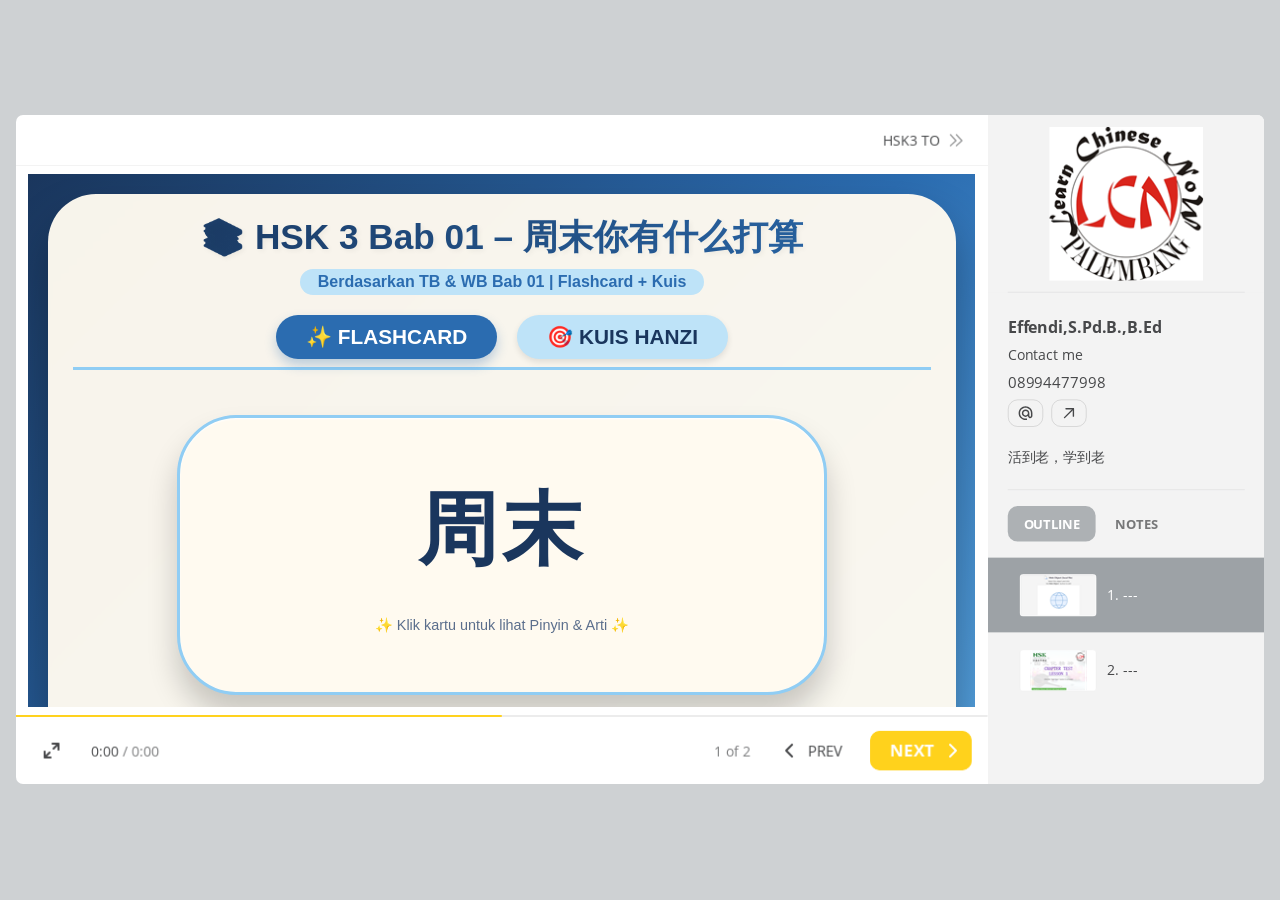
<file: index.html>
<!DOCTYPE html>
<!-- Created with iSpring --><!-- 1256 684 --><!--version 11.7.0.5 --><!--type html --><!--mainFolder ./ -->
<html style=background-color:#ced1d3;>
<head>
    <meta http-equiv="Content-Type" content="text/html;charset=utf-8"/><meta name="viewport" content="width=device-width,initial-scale=1,minimum-scale=1,maximum-scale=1,user-scalable=no"/><meta name="format-detection" content="telephone=no"/><meta name="apple-mobile-web-app-capable" content="yes"/><meta name="apple-mobile-web-app-status-bar-style" content="black"/><meta http-equiv="X-UA-Compatible" content="IE=edge"/><meta name="msapplication-tap-highlight" content="no"/><title>CHAPTER TEST 1</title><link rel="apple-touch-icon-precomposed" href="data/apple-touch-icon.png"/><link rel="shortcut icon" type="image/ico" href="data/favicon.ico"/><style>body {background-color:#ced1d3;}#spr0_1f2e1d {display:none;}</style>
    
    
    <style>
		#playerView {
			position:absolute;
			-webkit-tap-highlight-color:rgba(0,0,0,0);
			-webkit-user-select:none;
			-moz-user-select:none;
			-webkit-touch-callout:none;
			-webkit-user-drag:none;
		}
		#playerView * {
			position:absolute;
		}
		#preloader {
			width: 50px;
			height: 50px;
			position: absolute;
			top: 0;
			left: 0;
			bottom: 0;
			right: 0;
			margin: auto;
			border-radius: 10px;
			background-color: rgba(0, 0, 0, 0.5);
		}

		#preloader::after {
			content: '';
			position: absolute;
			background: url([data-uri]);
			background-size: cover;
			top: 0;
			left: 0;
			bottom: 0;
			right: 0;
			animation: preloader_spin 1s infinite linear;
			-webkit-animation: preloader_spin 1s infinite linear;
		}

		@keyframes preloader_spin { 0% {transform: rotate(0deg);} 100% {transform: rotate(360deg);} }
		@-webkit-keyframes preloader_spin { 0% {-webkit-transform: rotate(0deg);} 100% {-webkit-transform: rotate(360deg);}}
    </style>
</head>
<body>
	<div id="preloader"></div>
	<script src="data/browsersupport.js?57E67179"></script>
	<script src="data/player.js?57E67179"></script>
    <div id="content"></div>
    <div id="spr0_1f2e1d"></div>
    <script>
		document.addEventListener("DOMContentLoaded", () => (function(startup){
			function start(savedPresentationState)
			{
				var presInfo = "eNq1Wk1v28gZ/isEC99sRZQlS3IPLUlRMWFa1IqUnTQJCIocWbOmOAo5lNdrCNi99dDfsbcCPfTW/poCW/TWv9B3ZkiJ+ra9aRKb4swzz7zf846QZxnLl/KzplTbhtbunukdvX1Wbymds3az2jmr6opa6zY0/bx5vpBPZQpg/Urtu8ZAcg3HlRQYDNjolXN9Lrk2vD7Kl+2L6qk8kS8bdXgGMBuQBDmzxKtV6+fnjTagZnP5slZVLk7ljEmA0zTDFHmKUmlWql7j9wwiX356lmOYNcZjFIf41Kn0w4pWOdUqRgiA75k0JKZ+QKUpgoERDPz77//49c9/+89PP//3n3/59a+/iM9CLHlC6ezy87vP70aYVqKnz++iIJ75EZqO/PgeMAgw5aE/3k99HFUCMhXiyNVWu12vN5vtdktefDmVdfnyWY7YL6ZE6FMfOMk9qcw4H+ypNC64KeC5WAmRHpKCmdMbRX78IC+4TNwIz/ID+wWvNMnQqewvrTObwaKUvwLkvMZNPvajFPFh/mnxZXEq0HG6hq4fRs/W0edHuGkZrRxBzw6jmZor8HhdkAsOFpbYZo7WwY3D4HkZ3Dosc7pLjP1otEOO/ejxGrp9BD1aQzcPo+fZGvqIlvOwjM6TeC+arsndrO62NsDl6VoEszhP5cWCp9YzC2gxHm1GwamcsOBi2eAz5LhgXRT7MioQwmS1rHFebXVqreZZtaN2z+rn9fpZq16/ODMa3Xq13aprLb2+EBLnGZtGOERK5Xvm22BzNOAud9dznE6mI2WV5M0Wz/H6OQgULqUHPaqnK7Vm/BVxednnSrWq8Ol6pVlvN+sNpdaqN5q1Zg2dKQqrLjg3y6cvuemEsmG+uCr+1PPVoiQIQ2P+CXTkFOnEn6E0H3IE3614POWPB/Eci8cj4RsxWzwSr+pVQc1sqfwjUT6/4/X+2nbUa9VVJU3VpKoidYeWVZnQacSqGOH6bp4G46V5wrUcT5kLv8K6r1pu6qXnczwPNZkzPIuIoUVUjEtvLCi+0qXRZ0uxv2b4x1nkP6FEeLocMxfnqq6qF42zbrupnNW1rnbWatWbZ92LZlXTms1Os91djxnGlofMjtiovSw2XhsSi9xFIu/63VjmTLI9Q7Hk+Ly0g58+5ZKMY1qtPJLxWIZ1KpTYSvWCqXXRuKhBLeqwHWvtWvui1WzwbTcA4TrgHl6LnIe9R0c3V77x5vyA5yGzkgIflaL2zaXAW1KMjotx/v8yxpY8sFk9F8dB9wRJQ3NLmvqGNM22UlXKwjSq7WJzfxMRbiLKkQHkjY3dJQdN8YhE4ZYYjW8uxipGgJR3TCOShCgZ+CHOIH0VdjyRiCQpL64p1HjNDx7uE5LFIRvikyD877rn7C+ITGZ+gClUSshN+jRjTaJjW2aHn0eMwIDeDcV0xaMGFM/RGlu7o9bUizexXZE5StbIDMWoGbVXkLnoB7rGAIdGq66+kmGHWl3+55U82wq9XBwLuuvf4rCZf7/P4brRUTpH1/MTZJ8EL7GGYHibR2YJnvrJk5ZRSuK9QnRqiv42oh2e0ZpwJXwVG8+33yoSJ/kW4mwZ+mVO2qTYFuVFPCkKSBwed9lvoXpJOlUrL2Dc5bg3CLbPdW8S6m15soPkTUVnwQ6LmCYk6vsx4hf92J/je59iEt+QkEFHTw67KbATf5aQ+wSlqebznVDsjyIUFsf0VOBngIBCyClcPEURjvk1cUIeLX+EouWlZ45TDOuLw50jdF1otLoiwWAP1CuG83sXjNoZ5dRlZB9qT9/P0u3REYTTwKdoB30/QfNt+gF6xHG4BuR26GXTEUrSMpSP23H0tM3CDJCUB25JlE2RLoy+ZN80xRjmu/4UR08bPdcUxzh9wLGepZRM8Y/cykbhh5yNCMssXTrB95MIfugtRo8oNGBvjJYaTLOI4gjNGVaMxFzFDViK/CSYLPegEwDFPi7cyS9j4WpPpqtKLTSmayZkx1vZHD1CUbrTq6uhvggolJjxmOycuIWdyV5jUkyjlWAj7qNUXATzl0JQQR2QLEmRy1bdlqnKGuzZClIwxSwCZKWisEQ12ZZ9zVN13XAcU7MMTx2YqmepmmF5mqpfe67tacZ7sweL3hOJwr8JkkboHscxju8lMuYD/LYOAbCfy3Zd+8brqz3DAiqNgGZTiWXqgUU99dZ8r7qm3fO0Iazvwe1Z7i0rgFQY6wCFY7iu2XvPFqpBAMUBj3AE1QaaYkpBgcOLoQoZrBwd0861+0vVXDLbrdewY9qg0mAgNOIrmVhZiIkU+0nCldpaVzJCz/jg5pZghmC1+QC6PzBuV2hWRjDJtvV1rs2eZ/RULmM+bFqm+9G7sbn2In+lNEgQZHqCfDhfJF5ND1H17MGNahUcHZy+igRkd4yeawy8/pXt2kJ+kU3SbEIo2V7GfOX1PLvr6faw5xZuk06+GxqOMN/wRjMGJyxmT1zbBemKKedki+8W6Ha5iyfzAXfdqSD1jTq4ForoAwMGOt6d6V6x78tBc4pC6RHTiYQd6HMgh9DcjzIR0UWGClbXVfWrG7CD17H1If/gDDXXdC1uUxJkrKffAndNZo8VsAv1cwtk3qjv11B9HNAs2QZaZu+6jLNw/[base64]/kkya+HPETpM5nPn8BIFAxkl+kLAJ1vjhOMs5O/aNCtkEVcEdmDrzJstvkiRPp3y1n9EJSYA1lUJRakJOzdKLzZe7Pgn+0QkGJJn6OK7kOwzUOzgoIFBty4Ei1ilGeAUMpU7iM7ad4IHqcFMaiZ+iZC/EUy2rQElqFO0CXpnvryz4Eb65Klqj3ax9HnX9Itrygqk6zp096HC5Wb30pZmfpo9wL1gzeNkkYr3Z021wne6WOVwGLdaD0XAcgNlRQIs1sKfKPZI7HOTr2HeeK4Kd+XoK3SD4czqLEEV8b8wE8wNxiKMxAcdHCM517i3YhEdB7pgbqKysVGn2B4gklj/29oR9zdLmenvio8HSnv3mU6XjEQKzCKdlVAY+i47oSfJ5r8BsxA9NGJnz5lRIllZ2sTkGHCc911StfTEuFoP2/O0ez+Eo5Ne1nI/lLq+WcOYYosbltYtF+wyhMMeBk4wOi4PvhuafvK4KBb+zy/D+kxQTKvnh3I8D1rYF7PYhPcFciEM+x3zLxWFfqUs+zTMwrwpAaXw4qezcdi2t97ndpxRNZ/TYDsxMuZT7N2NRuX+nlyhyaBtHh85lAC3atzFniuHmIurNC426FODVhj2614v0foWJ37Zh3tHptmWpfSiHmsnS2YFbC2R/mm7iDCj5vF6y/wWwNfkBTqJOmWJKiuZlherZIE+XFw0irTpIflPbgN4ZmmO67PS9Q6MU05yLB9/LCxuPvWMV7Uh2r6Y7RlcdWi4f4TokUz+3BMjNTuBcflGD1gW8I1kU8tiM8AOvQ6A/HNLb5+E4gasYG438tPCmKHd/EJstQ+TlhihFyDFzOIY60K/AFj2dN4U6i5pobQ78yBS2XGfZOoJDpz4NJlBPx/wbvTJedCmF+XJBHfEVQRm3SSqGpXz4cgcW4oklCj9VoI7Hq35yC8a2XTJ/[base64]";
				PresentationPlayer.start(presInfo, "content", "playerView", onPlayerInit, savedPresentationState);
				function onPlayerInit(player)
				{
					(function(player){
	(function(player)
{
	function findConnector(win)
	{
		var retries = 0;
		while (!win.ispringPresentationConnector && win.parent && win.parent != win)
		{
			++retries;
			if (retries > 7)
			{
				return null;
			}

			win = win.parent;
		}
		return win.ispringPresentationConnector;
	}

	function getConnector()
	{
		var api = findConnector(window);
		if (!api && window.opener && (typeof(window.opener) != "undefined"))
		{
			api = findConnector(window.opener);
		}
		return api;
	}

	try
	{
		var connector = getConnector();
		if (connector)
		{
			connector.register(player);
		}
	}
	catch (e) {}
})(player);

})(player);

					var preloader = document.getElementById("preloader");
					preloader.parentNode.removeChild(preloader);
				}
			}

			if (startup)
				startup(start);
			else
				start();
		})());
    </script>
</body>
</html>
</file>
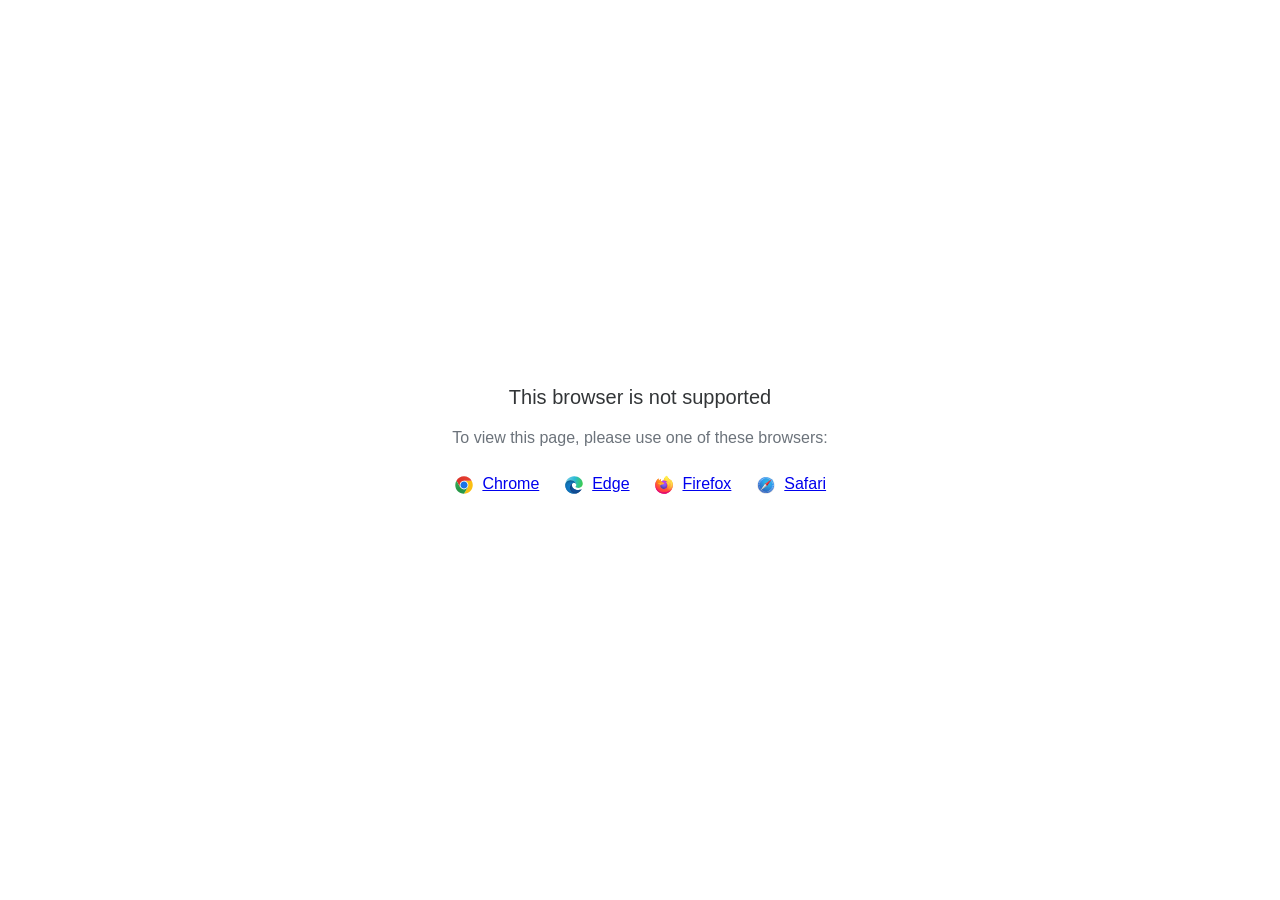
<file: data/html5-unsupported.html>
<html>
<head>
    <meta http-equiv="Content-Type" content="text/html;charset=utf-8"/>
    <meta name="viewport" content="width=device-width,initial-scale=1,maximum-scale=1">
    <meta name="format-detection" content="telephone=no">
    <meta name="apple-mobile-web-app-capable" content="yes">
    <meta name="apple-mobile-web-app-status-bar-style" content="black">
    <meta http-equiv="X-UA-Compatible" content="IE=edge">
    <meta name="msapplication-tap-highlight" content="no" />
    <title>Page Not Available</title>
    <style>
        body {
            background: #fff;
        }

        .banner {
            position: absolute;
            top: 50%;
            left: 50%;
            margin-left: -235px;
            margin-top: -67px;
            width: 470px;
            text-align: center;
            font-family: Roboto, Arial, Helvetica, sans-serif;
        }

        .title {
            margin-bottom: 16px;
            font-size: 20px;
            font-weight: 500;
            color: #323537;
            line-height: 28px;
        }

        .text {
            margin-bottom: 26px;
            font-size: 16px;
            color: #6C737B;
            line-height: 22px;
        }

        .browsers svg, .browsers a {
            display: inline-block;
            vertical-align: top;
        }

        .browsers a {
            font-size: 16px;
            margin-right: 20px;
            margin-left: 4px;
        }

        .browsers :last-child {
            margin-right: 0;
        }
    </style>
</head>
<body>
    <div class="banner">
        <div class="title">This browser is not supported</div>
        <div class="text">To view this page, please use one of these browsers:</div>
        <div class="browsers">
            <svg width="20" height="20" viewBox="0 0 20 20" fill="none" xmlns="http://www.w3.org/2000/svg">
                <path d="M10.0001 10.0001L13.789 12.1875L10.0001 18.7501C14.8326 18.7501 18.7501 14.8326 18.7501 10.0001C18.7501 8.40581 18.3216 6.91244 17.5766 5.625H10L10.0001 10.0001Z" fill="#FBBF12"/>
                <path d="M9.99999 1.25C6.76136 1.25 3.93585 3.01077 2.42285 5.6261L6.21103 12.1876L9.99999 10.0001V5.62507H17.5766C16.0634 3.01039 13.2382 1.25 9.99999 1.25Z" fill="url(#paint0_linear_579_2699)"/>
                <path d="M1.25005 10C1.25005 14.8325 5.16742 18.75 10 18.75L13.789 12.1875L10 10L6.21109 12.1875L2.42291 5.62598C1.67833 6.91306 1.25 8.40588 1.25 9.99988" fill="url(#paint1_linear_579_2699)"/>
                <path d="M14.3751 10.0001C14.3751 12.4163 12.4163 14.3751 10.0001 14.3751C7.58381 14.3751 5.625 12.4163 5.625 10.0001C5.625 7.58381 7.58381 5.625 10.0001 5.625C12.4163 5.625 14.3751 7.58381 14.3751 10.0001Z" fill="white"/>
                <path d="M13.5548 10.0001C13.5548 11.9633 11.9633 13.5548 10.0001 13.5548C8.03686 13.5548 6.44531 11.9633 6.44531 10.0001C6.44531 8.03686 8.03686 6.44531 10.0001 6.44531C11.9633 6.44531 13.5548 8.03686 13.5548 10.0001Z" fill="#1A73E8"/>
                <defs>
                    <linearGradient id="paint0_linear_579_2699" x1="5.04786" y1="6.71874" x2="12.965" y2="6.71874" gradientUnits="userSpaceOnUse">
                        <stop stop-color="#DB3328"/>
                        <stop offset="1" stop-color="#E53D30"/>
                    </linearGradient>
                    <linearGradient id="paint1_linear_579_2699" x1="4.58454" y1="7.18406" x2="7.82938" y2="12.8043" gradientUnits="userSpaceOnUse">
                        <stop stop-color="#32A651"/>
                        <stop offset="1" stop-color="#279847"/>
                    </linearGradient>
                </defs>
            </svg>
            <a href="https://www.google.com/chrome">Chrome</a>
            <svg width="20" height="20" viewBox="0 0 20 20" fill="none" xmlns="http://www.w3.org/2000/svg">
                <path d="M12.2449 9.92045C12.2449 8.25 10.5088 5.36648 6.59777 5.36648C2.68671 5.36648 1.25 8.62784 1.25 10.0199C1.25 5.0483 5.30074 1.25 10.1097 1.25C14.9188 1.25 18.75 4.84943 18.75 8.50852C18.75 11.7699 16.2956 12.9034 14.3002 12.9034C12.9832 12.9034 11.4866 12.4659 11.4866 11.7699C11.4866 11.233 12.2449 11.233 12.2449 9.92045Z" fill="url(#paint0_linear_579_2709)"/>
                <path d="M6.59777 5.36646C10.5088 5.36646 12.2449 8.24998 12.2449 9.92043C12.2449 9.93342 12.2448 9.94627 12.2446 9.95901C12.2249 8.84657 11.4738 7.79259 9.99002 7.79259C8.11431 7.79259 5.5801 10.338 5.91933 13.5C6.19087 16.031 8.33381 19.4261 12.9832 18.2329C12.9832 18.2329 12.1052 18.75 9.6508 18.75C5.30074 18.75 1.25 14.7727 1.25 10.2187C1.25 10.0981 1.25184 9.97975 1.25555 9.8637C1.35584 8.39889 2.82648 5.36646 6.59777 5.36646Z" fill="url(#paint1_linear_579_2709)"/>
                <path d="M6.59777 5.36646C10.5088 5.36646 12.2449 8.24998 12.2449 9.92043C12.2449 9.93342 12.2448 9.94627 12.2446 9.95901C12.2249 8.84657 11.4738 7.79259 9.99002 7.79259C8.11431 7.79259 5.5801 10.338 5.91933 13.5C6.19087 16.031 8.33381 19.4261 12.9832 18.2329C12.9832 18.2329 12.1052 18.75 9.6508 18.75C5.30074 18.75 1.25 14.7727 1.25 10.2187C1.25 10.0981 1.25184 9.97975 1.25555 9.8637C1.35584 8.39889 2.82648 5.36646 6.59777 5.36646Z" fill="url(#paint2_radial_579_2709)"/>
                <path d="M12.4415 18.4371C14.9324 17.7576 16.712 15.6377 17.0338 15.2101C17.393 14.7328 17.4928 14.4345 17.393 14.3351C17.2932 14.2357 17.1536 14.2555 16.7944 14.4345C16.4352 14.6135 14.32 15.4885 11.9056 14.7527C9.49107 14.0169 7.83486 12.1078 7.83486 9.99987C7.83486 8.36919 9.23166 7.79248 9.98993 7.79248C8.11422 7.79248 5.58001 10.3379 5.91923 13.4999C6.19077 16.0309 8.33371 19.426 12.9831 18.2328C12.9831 18.2328 12.821 18.3283 12.4415 18.4371Z" fill="#0E458A"/>
                <path d="M12.4415 18.4371C14.9324 17.7576 16.712 15.6377 17.0338 15.2101C17.393 14.7328 17.4928 14.4345 17.393 14.3351C17.2932 14.2357 17.1536 14.2555 16.7944 14.4345C16.4352 14.6135 14.32 15.4885 11.9056 14.7527C9.49107 14.0169 7.83486 12.1078 7.83486 9.99987C7.83486 8.36919 9.23166 7.79248 9.98993 7.79248C8.11422 7.79248 5.58001 10.3379 5.91923 13.4999C6.19077 16.0309 8.33371 19.426 12.9831 18.2328C12.9831 18.2328 12.821 18.3283 12.4415 18.4371Z" fill="url(#paint3_radial_579_2709)"/>
                <defs>
                    <linearGradient id="paint0_linear_579_2709" x1="17.7323" y1="11.5909" x2="0.61762" y2="7.54779" gradientUnits="userSpaceOnUse">
                        <stop stop-color="#3BCC50"/>
                        <stop offset="0.489583" stop-color="#2ABAD6"/>
                        <stop offset="1" stop-color="#7DCFE7"/>
                    </linearGradient>
                    <linearGradient id="paint1_linear_579_2709" x1="7.11659" y1="5.36646" x2="7.11659" y2="18.75" gradientUnits="userSpaceOnUse">
                        <stop stop-color="#035989"/>
                        <stop offset="0.265625" stop-color="#1175B6"/>
                        <stop offset="1" stop-color="#0470CF"/>
                    </linearGradient>
                    <radialGradient id="paint2_radial_579_2709" cx="0" cy="0" r="1" gradientUnits="userSpaceOnUse" gradientTransform="translate(6.83723 11.8693) rotate(59.2143) scale(5.92595 5.93561)">
                        <stop stop-color="#1284D8"/>
                        <stop offset="0.813899" stop-color="#1170B2" stop-opacity="0.767762"/>
                        <stop offset="1" stop-color="#0E649B" stop-opacity="0.65"/>
                    </radialGradient>
                    <radialGradient id="paint3_radial_579_2709" cx="0" cy="0" r="1" gradientUnits="userSpaceOnUse" gradientTransform="translate(11.6661 13.4999) rotate(77.9982) scale(4.79806 5.18015)">
                        <stop stop-color="#104890"/>
                        <stop offset="0.69943" stop-color="#12529E" stop-opacity="0.70624"/>
                        <stop offset="1" stop-color="#0E4584" stop-opacity="0.58"/>
                    </radialGradient>
                </defs>
            </svg>
            <a href="https://www.microsoft.com/edge">Edge</a>
            <svg width="20" height="20" viewBox="0 0 20 20" fill="none" xmlns="http://www.w3.org/2000/svg">
                <path d="M18.1191 6.70405C17.7385 5.78587 16.967 4.79462 16.3615 4.4815C16.8544 5.4501 17.1395 6.42162 17.2485 7.14652C17.2485 7.14652 17.2485 7.15163 17.2503 7.16113C16.2598 4.6861 14.5798 3.68791 13.2079 1.51504C13.1383 1.40543 13.069 1.29582 13.0012 1.17854C12.963 1.1124 12.932 1.05248 12.905 0.995851C12.8481 0.885984 12.8042 0.76987 12.7741 0.649844C12.7743 0.644144 12.7725 0.638558 12.7688 0.63417C12.7652 0.629782 12.7601 0.626904 12.7544 0.626094C12.749 0.624635 12.7434 0.624635 12.738 0.626094C12.7366 0.626756 12.7352 0.627617 12.734 0.628652C12.7318 0.628652 12.7296 0.63121 12.7274 0.63194L12.7311 0.627191C10.5302 1.91914 9.78353 4.30904 9.71499 5.5049C8.83549 5.56518 7.99455 5.88974 7.30189 6.43623C7.22949 6.37488 7.15379 6.31755 7.07512 6.26451C6.87551 5.56419 6.86708 4.82302 7.0507 4.11832C6.15057 4.52936 5.45059 5.17789 4.94165 5.75189H4.93764C4.5902 5.31089 4.61463 3.85634 4.63432 3.55272C4.63031 3.53372 4.37547 3.68535 4.34266 3.70837C4.03608 3.92756 3.7495 4.17357 3.48628 4.4435C3.18675 4.74784 2.9131 5.07672 2.66818 5.42671C2.1047 6.22702 1.70509 7.13132 1.49244 8.08735C1.48843 8.10635 1.48478 8.12608 1.48077 8.14544C1.46437 8.22254 1.40494 8.60946 1.39437 8.6935V8.71286C1.3169 9.11266 1.26865 9.5176 1.25 9.92444V9.96938C1.25 14.8186 5.17279 18.75 10.0114 18.75C14.345 18.75 17.943 15.5968 18.6477 11.455C18.6623 11.3428 18.6743 11.2295 18.6875 11.1163C18.8617 9.61022 18.6681 8.02743 18.1191 6.70405ZM8.02046 13.5774C8.06129 13.5968 8.09994 13.6183 8.14186 13.6373L8.14769 13.641C8.10577 13.6205 8.06311 13.5993 8.02082 13.5774H8.02046ZM17.251 7.16515V7.15675V7.16625V7.16515Z" fill="url(#paint0_linear_579_2717)"/>
                <path d="M18.119 6.704C17.7384 5.78582 16.9669 4.79457 16.3614 4.48145C16.8543 5.45005 17.1394 6.42157 17.2484 7.14647V7.16437C18.0752 9.41067 17.6246 11.695 16.9757 13.0907C15.9716 15.25 13.541 17.4635 9.73602 17.3557C5.62839 17.2388 2.0071 14.1802 1.33082 10.1776C1.20759 9.54586 1.33082 9.22543 1.39279 8.71281C1.31733 9.10778 1.28853 9.22214 1.25098 9.92439V9.96933C1.25098 14.8185 5.17377 18.7499 10.0124 18.7499C14.346 18.7499 17.944 15.5968 18.6487 11.4549C18.6633 11.3428 18.6753 11.2295 18.6884 11.1162C18.8616 9.61017 18.668 8.02738 18.119 6.704Z" fill="url(#paint1_radial_579_2717)"/>
                <path d="M18.119 6.704C17.7384 5.78582 16.9669 4.79457 16.3614 4.48145C16.8543 5.45005 17.1394 6.42157 17.2484 7.14647V7.16437C18.0752 9.41067 17.6246 11.695 16.9757 13.0907C15.9716 15.25 13.541 17.4635 9.73602 17.3557C5.62839 17.2388 2.0071 14.1802 1.33082 10.1776C1.20759 9.54586 1.33082 9.22543 1.39279 8.71281C1.31733 9.10778 1.28853 9.22214 1.25098 9.92439V9.96933C1.25098 14.8185 5.17377 18.7499 10.0124 18.7499C14.346 18.7499 17.944 15.5968 18.6487 11.4549C18.6633 11.3428 18.6753 11.2295 18.6884 11.1162C18.8616 9.61017 18.668 8.02738 18.119 6.704Z" fill="url(#paint2_radial_579_2717)"/>
                <path d="M13.8612 7.73587C13.8806 7.74939 13.8977 7.7629 13.9159 7.77642C13.696 7.38513 13.4221 7.02694 13.1022 6.71246C10.3788 3.98314 12.3884 0.794172 12.7271 0.631947L12.7307 0.627197C10.5298 1.91915 9.78314 4.30905 9.7146 5.50491C9.81668 5.49797 9.9184 5.4892 10.0223 5.4892C11.6647 5.4892 13.0953 6.39459 13.8612 7.73587Z" fill="url(#paint3_radial_579_2717)"/>
                <path d="M10.028 8.28118C10.0138 8.5004 9.24382 9.25307 8.97441 9.25307C6.48292 9.25307 6.07861 10.7635 6.07861 10.7635C6.18798 12.0357 7.07244 13.0833 8.14245 13.6375C8.19131 13.6627 8.24052 13.6854 8.28828 13.708C8.37396 13.7446 8.46 13.7811 8.54567 13.8136C8.91262 13.9433 9.29689 14.0172 9.68568 14.0329C14.0525 14.2382 14.8991 8.80001 11.7473 7.22087C12.5541 7.08021 13.3919 7.40575 13.8597 7.73495C13.0941 6.39367 11.6631 5.48828 10.0207 5.48828C9.91682 5.48828 9.81511 5.49705 9.71303 5.50399C8.83417 5.56502 7.99404 5.88994 7.30212 6.43642C7.43591 6.55005 7.58685 6.70131 7.90439 7.0148C8.5001 7.60378 10.0247 8.20993 10.028 8.28118Z" fill="url(#paint4_radial_579_2717)"/>
                <path d="M10.028 8.28118C10.0138 8.5004 9.24382 9.25307 8.97441 9.25307C6.48292 9.25307 6.07861 10.7635 6.07861 10.7635C6.18798 12.0357 7.07244 13.0833 8.14245 13.6375C8.19131 13.6627 8.24052 13.6854 8.28828 13.708C8.37396 13.7446 8.46 13.7811 8.54567 13.8136C8.91262 13.9433 9.29689 14.0172 9.68568 14.0329C14.0525 14.2382 14.8991 8.80001 11.7473 7.22087C12.5541 7.08021 13.3919 7.40575 13.8597 7.73495C13.0941 6.39367 11.6631 5.48828 10.0207 5.48828C9.91682 5.48828 9.81511 5.49705 9.71303 5.50399C8.83417 5.56502 7.99404 5.88994 7.30212 6.43642C7.43591 6.55005 7.58685 6.70131 7.90439 7.0148C8.5001 7.60378 10.0247 8.20993 10.028 8.28118Z" fill="url(#paint5_radial_579_2717)"/>
                <path d="M6.89479 6.14439C6.96588 6.19043 7.02421 6.22916 7.07708 6.2646C6.87746 5.56428 6.86903 4.82311 7.05265 4.11841C6.15252 4.52945 5.45255 5.17799 4.9436 5.75198C4.9848 5.75089 6.2557 5.72787 6.89479 6.14439Z" fill="url(#paint6_radial_579_2717)"/>
                <path d="M1.33119 10.1776C2.00747 14.1802 5.62876 17.2388 9.7393 17.3557C13.5443 17.4635 15.9735 15.25 16.979 13.0907C17.6279 11.6946 18.0785 9.41068 17.2517 7.16437V7.14756C17.2517 7.14976 17.2517 7.15268 17.2535 7.16218C17.5641 9.1962 16.532 11.1667 14.9184 12.4992C14.9167 12.5029 14.9152 12.5067 14.9137 12.5105C11.7692 15.0765 8.76042 14.0586 8.15123 13.6431C8.10893 13.6227 8.06628 13.6015 8.02399 13.5796C6.19056 12.7027 5.43334 11.0274 5.59558 9.5919C4.04797 9.5919 3.52007 8.28314 3.52007 8.28314C3.52007 8.28314 4.90982 7.29006 6.74143 8.1538C8.43778 8.95396 10.031 8.2835 10.031 8.28314C10.0277 8.21189 8.50304 7.60391 7.90842 7.01676C7.59088 6.70327 7.43995 6.55201 7.30615 6.43838C7.23375 6.37702 7.15805 6.3197 7.07939 6.26665C7.02725 6.23012 6.97001 6.19358 6.8971 6.14645C6.25801 5.72992 4.98711 5.75294 4.94518 5.75404H4.94117C4.59374 5.31303 4.61816 3.85849 4.63785 3.55487C4.63384 3.53587 4.379 3.68749 4.34619 3.71051C4.03961 3.92971 3.75303 4.17571 3.48981 4.44564C3.19028 4.74999 2.91663 5.07887 2.67171 5.42886C2.10823 6.22916 1.70862 7.13347 1.49597 8.08949C1.48904 8.1063 1.17734 9.47023 1.33119 10.1776Z" fill="url(#paint7_radial_579_2717)"/>
                <path d="M13.1024 6.71246C13.4222 7.02693 13.6962 7.38513 13.9161 7.77642C13.9616 7.81071 14.0055 7.8473 14.0473 7.88603C16.0335 9.71873 14.9945 12.3132 14.9154 12.4996C16.529 11.1671 17.5611 9.19662 17.2505 7.16259C16.2599 4.6861 14.58 3.68791 13.2081 1.51504C13.1385 1.40543 13.0692 1.29582 13.0014 1.17854C12.9631 1.1124 12.9321 1.05248 12.9051 0.995851C12.8483 0.885984 12.8044 0.76987 12.7742 0.649844C12.7745 0.644144 12.7726 0.638559 12.769 0.63417C12.7653 0.629782 12.7602 0.626904 12.7546 0.626094C12.7492 0.624635 12.7435 0.624635 12.7382 0.626094C12.7367 0.626756 12.7354 0.627617 12.7341 0.628652C12.732 0.628652 12.7298 0.63121 12.7276 0.63194C12.3885 0.794165 10.379 3.98313 13.1024 6.71246Z" fill="url(#paint8_radial_579_2717)"/>
                <path d="M14.0464 7.88413C14.0046 7.8454 13.9608 7.80882 13.9152 7.77452C13.8973 7.761 13.8787 7.74748 13.8605 7.73396C13.3928 7.40513 12.555 7.07922 11.7482 7.21989C14.8995 8.79902 14.0534 14.2372 9.68654 14.0319C9.29775 14.0163 8.91348 13.9424 8.54653 13.8126C8.46085 13.7805 8.37481 13.7451 8.28914 13.7071C8.23956 13.6844 8.19034 13.6618 8.14331 13.6365L8.14914 13.6402C8.75834 14.0567 11.7671 15.0746 14.9116 12.5075C14.9116 12.5075 14.9134 12.5028 14.9163 12.4962C14.9943 12.3132 16.0334 9.71866 14.0464 7.88413Z" fill="url(#paint9_radial_579_2717)"/>
                <path d="M6.07833 10.7635C6.07833 10.7635 6.48264 9.25306 8.97412 9.25306C9.24354 9.25306 10.0135 8.49966 10.0277 8.28117C10.0419 8.06268 8.43455 8.95199 6.7382 8.15183C4.90659 7.28809 3.51685 8.28117 3.51685 8.28117C3.51685 8.28117 4.04475 9.58993 5.59235 9.58993C5.43012 11.0255 6.18733 12.6992 8.02076 13.5776C8.06159 13.597 8.10024 13.6185 8.14217 13.6375C7.07215 13.0843 6.18879 12.0357 6.07833 10.7635Z" fill="url(#paint10_radial_579_2717)"/>
                <path d="M18.1191 6.70405C17.7385 5.78587 16.967 4.79462 16.3615 4.4815C16.8544 5.4501 17.1395 6.42162 17.2485 7.14652C17.2485 7.14652 17.2485 7.15163 17.2503 7.16113C16.2598 4.6861 14.5798 3.68791 13.2079 1.51504C13.1383 1.40543 13.069 1.29582 13.0012 1.17854C12.963 1.1124 12.932 1.05248 12.905 0.995851C12.8481 0.885984 12.8042 0.76987 12.7741 0.649844C12.7743 0.644144 12.7725 0.638558 12.7688 0.63417C12.7652 0.629782 12.7601 0.626904 12.7544 0.626094C12.749 0.624635 12.7434 0.624635 12.738 0.626094C12.7366 0.626756 12.7352 0.627617 12.734 0.628652C12.7318 0.628652 12.7296 0.63121 12.7274 0.63194L12.7311 0.627191C10.5302 1.91914 9.78353 4.30904 9.71499 5.5049C9.81707 5.49796 9.91878 5.48919 10.0227 5.48919C11.6651 5.48919 13.0957 6.39458 13.8616 7.73586C13.3939 7.40703 12.5561 7.08111 11.7493 7.22178C14.9007 8.80092 14.0545 14.2391 9.68764 14.0338C9.29885 14.0182 8.91458 13.9443 8.54763 13.8145C8.46196 13.7824 8.37592 13.747 8.29024 13.709C8.24066 13.6863 8.19144 13.6636 8.14441 13.6384L8.15025 13.6421C8.10796 13.6216 8.0653 13.6004 8.02301 13.5785C8.06384 13.5979 8.10249 13.6194 8.14441 13.6384C7.07221 13.0842 6.18885 12.0356 6.07839 10.7633C6.07839 10.7633 6.4827 9.25288 8.97418 9.25288C9.2436 9.25288 10.0136 8.49949 10.0278 8.28099C10.0245 8.20975 8.49987 7.60177 7.90525 7.01462C7.58771 6.70113 7.43678 6.54986 7.30298 6.43623C7.23058 6.37488 7.15488 6.31755 7.07622 6.26451C6.87661 5.56419 6.86817 4.82302 7.05179 4.11832C6.15166 4.52936 5.45169 5.17789 4.94275 5.75189H4.93874C4.5913 5.31089 4.61572 3.85634 4.63541 3.55272C4.6314 3.53372 4.37657 3.68535 4.34375 3.70837C4.03717 3.92756 3.75059 4.17357 3.48738 4.4435C3.18785 4.74784 2.9142 5.07672 2.66928 5.42671C2.1058 6.22702 1.70618 7.13132 1.49353 8.08735C1.48952 8.10635 1.48588 8.12608 1.48187 8.14544C1.46546 8.22254 1.39109 8.61494 1.38088 8.69898C1.38088 8.70556 1.38088 8.69277 1.38088 8.69898C1.31262 9.10444 1.26891 9.51368 1.25 9.92444V9.96938C1.25 14.8186 5.17279 18.75 10.0114 18.75C14.345 18.75 17.943 15.5968 18.6477 11.455C18.6623 11.3428 18.6743 11.2295 18.6875 11.1163C18.8617 9.61022 18.6681 8.02743 18.1191 6.70405ZM17.25 7.15492V7.16442V7.15492Z" fill="url(#paint11_linear_579_2717)"/>
                <defs>
                    <linearGradient id="paint0_linear_579_2717" x1="16.9594" y1="3.43288" x2="2.3837" y2="17.4648" gradientUnits="userSpaceOnUse">
                        <stop offset="0.05" stop-color="#FFF44F"/>
                        <stop offset="0.11" stop-color="#FFE847"/>
                        <stop offset="0.22" stop-color="#FFC830"/>
                        <stop offset="0.37" stop-color="#FF980E"/>
                        <stop offset="0.4" stop-color="#FF8B16"/>
                        <stop offset="0.46" stop-color="#FF672A"/>
                        <stop offset="0.53" stop-color="#FF3647"/>
                        <stop offset="0.7" stop-color="#E31587"/>
                    </linearGradient>
                    <radialGradient id="paint1_radial_579_2717" cx="0" cy="0" r="1" gradientUnits="userSpaceOnUse" gradientTransform="translate(16.287 2.63668) scale(18.2654 18.3055)">
                        <stop offset="0.13" stop-color="#FFBD4F"/>
                        <stop offset="0.19" stop-color="#FFAC31"/>
                        <stop offset="0.25" stop-color="#FF9D17"/>
                        <stop offset="0.28" stop-color="#FF980E"/>
                        <stop offset="0.4" stop-color="#FF563B"/>
                        <stop offset="0.47" stop-color="#FF3750"/>
                        <stop offset="0.71" stop-color="#F5156C"/>
                        <stop offset="0.78" stop-color="#EB0878"/>
                        <stop offset="0.86" stop-color="#E50080"/>
                    </radialGradient>
                    <radialGradient id="paint2_radial_579_2717" cx="0" cy="0" r="1" gradientUnits="userSpaceOnUse" gradientTransform="translate(9.61279 10.1202) scale(18.2654 18.3055)">
                        <stop offset="0.3" stop-color="#960E18"/>
                        <stop offset="0.35" stop-color="#B11927" stop-opacity="0.74"/>
                        <stop offset="0.43" stop-color="#DB293D" stop-opacity="0.34"/>
                        <stop offset="0.5" stop-color="#F5334B" stop-opacity="0.09"/>
                        <stop offset="0.53" stop-color="#FF3750" stop-opacity="0"/>
                    </radialGradient>
                    <radialGradient id="paint3_radial_579_2717" cx="0" cy="0" r="1" gradientUnits="userSpaceOnUse" gradientTransform="translate(11.8153 -1.51753) scale(13.2325 13.2615)">
                        <stop offset="0.13" stop-color="#FFF44F"/>
                        <stop offset="0.25" stop-color="#FFDC3E"/>
                        <stop offset="0.51" stop-color="#FF9D12"/>
                        <stop offset="0.53" stop-color="#FF980E"/>
                    </radialGradient>
                    <radialGradient id="paint4_radial_579_2717" cx="0" cy="0" r="1" gradientUnits="userSpaceOnUse" gradientTransform="translate(7.59304 14.9021) scale(8.69686 8.71594)">
                        <stop offset="0.35" stop-color="#3A8EE6"/>
                        <stop offset="0.47" stop-color="#5C79F0"/>
                        <stop offset="0.67" stop-color="#9059FF"/>
                        <stop offset="1" stop-color="#C139E6"/>
                    </radialGradient>
                    <radialGradient id="paint5_radial_579_2717" cx="0" cy="0" r="1" gradientUnits="userSpaceOnUse" gradientTransform="translate(9.87545 7.94492) rotate(-13.9265) scale(4.60823 5.42407)">
                        <stop offset="0.21" stop-color="#9059FF" stop-opacity="0"/>
                        <stop offset="0.28" stop-color="#8C4FF3" stop-opacity="0.06"/>
                        <stop offset="0.75" stop-color="#7716A8" stop-opacity="0.45"/>
                        <stop offset="0.97" stop-color="#6E008B" stop-opacity="0.6"/>
                    </radialGradient>
                    <radialGradient id="paint6_radial_579_2717" cx="0" cy="0" r="1" gradientUnits="userSpaceOnUse" gradientTransform="translate(9.38226 1.88781) scale(6.25678 6.27051)">
                        <stop stop-color="#FFE226"/>
                        <stop offset="0.12" stop-color="#FFDB27"/>
                        <stop offset="0.3" stop-color="#FFC82A"/>
                        <stop offset="0.5" stop-color="#FFA930"/>
                        <stop offset="0.73" stop-color="#FF7E37"/>
                        <stop offset="0.79" stop-color="#FF7139"/>
                    </radialGradient>
                    <radialGradient id="paint7_radial_579_2717" cx="0" cy="0" r="1" gradientUnits="userSpaceOnUse" gradientTransform="translate(14.3005 -2.08939) scale(26.6943 26.7529)">
                        <stop offset="0.11" stop-color="#FFF44F"/>
                        <stop offset="0.46" stop-color="#FF980E"/>
                        <stop offset="0.62" stop-color="#FF5634"/>
                        <stop offset="0.72" stop-color="#FF3647"/>
                        <stop offset="0.9" stop-color="#E31587"/>
                    </radialGradient>
                    <radialGradient id="paint8_radial_579_2717" cx="0" cy="0" r="1" gradientUnits="userSpaceOnUse" gradientTransform="translate(11.72 0.833589) rotate(84.2447) scale(19.4998 12.7839)">
                        <stop stop-color="#FFF44F"/>
                        <stop offset="0.06" stop-color="#FFE847"/>
                        <stop offset="0.17" stop-color="#FFC830"/>
                        <stop offset="0.3" stop-color="#FF980E"/>
                        <stop offset="0.36" stop-color="#FF8B16"/>
                        <stop offset="0.45" stop-color="#FF672A"/>
                        <stop offset="0.57" stop-color="#FF3647"/>
                        <stop offset="0.74" stop-color="#E31587"/>
                    </radialGradient>
                    <radialGradient id="paint9_radial_579_2717" cx="0" cy="0" r="1" gradientUnits="userSpaceOnUse" gradientTransform="translate(9.23484 4.20996) scale(16.6653 16.7019)">
                        <stop offset="0.14" stop-color="#FFF44F"/>
                        <stop offset="0.48" stop-color="#FF980E"/>
                        <stop offset="0.59" stop-color="#FF5634"/>
                        <stop offset="0.66" stop-color="#FF3647"/>
                        <stop offset="0.9" stop-color="#E31587"/>
                    </radialGradient>
                    <radialGradient id="paint10_radial_579_2717" cx="0" cy="0" r="1" gradientUnits="userSpaceOnUse" gradientTransform="translate(13.6341 5.18793) scale(18.2402 18.2803)">
                        <stop offset="0.09" stop-color="#FFF44F"/>
                        <stop offset="0.23" stop-color="#FFE141"/>
                        <stop offset="0.51" stop-color="#FFAF1E"/>
                        <stop offset="0.63" stop-color="#FF980E"/>
                    </radialGradient>
                    <linearGradient id="paint11_linear_579_2717" x1="16.7844" y1="3.35761" x2="4.38152" y2="15.7337" gradientUnits="userSpaceOnUse">
                        <stop offset="0.17" stop-color="#FFF44F" stop-opacity="0.8"/>
                        <stop offset="0.27" stop-color="#FFF44F" stop-opacity="0.63"/>
                        <stop offset="0.49" stop-color="#FFF44F" stop-opacity="0.22"/>
                        <stop offset="0.6" stop-color="#FFF44F" stop-opacity="0"/>
                    </linearGradient>
                </defs>
            </svg>
            <a href="https://www.mozilla.org/firefox">Firefox</a>
            <svg width="20" height="20" viewBox="0 0 20 20" fill="none" xmlns="http://www.w3.org/2000/svg">
                <path d="M10 18.75C14.8325 18.75 18.75 14.8325 18.75 10C18.75 5.16751 14.8325 1.25 10 1.25C5.16751 1.25 1.25 5.16751 1.25 10C1.25 14.8325 5.16751 18.75 10 18.75Z" fill="url(#paint0_linear_579_2734)"/>
                <path d="M10 18.0938C14.4701 18.0938 18.0938 14.4701 18.0938 10C18.0938 5.52995 14.4701 1.90625 10 1.90625C5.52995 1.90625 1.90625 5.52995 1.90625 10C1.90625 14.4701 5.52995 18.0938 10 18.0938Z" fill="url(#paint1_radial_579_2734)"/>
                <path d="M10.0137 3.87498C9.95897 3.87498 9.91113 3.83399 9.91113 3.7793V2.35057C9.91113 2.29588 9.95897 2.25488 10.0137 2.25488C10.0683 2.25488 10.1162 2.29588 10.1162 2.35057V3.7793C10.1093 3.83399 10.0683 3.87498 10.0137 3.87498Z" fill="#F3F3F3"/>
                <path d="M10.0137 3.88182C9.95214 3.88182 9.9043 3.83397 9.9043 3.77929V2.35058C9.9043 2.29589 9.95214 2.24805 10.0137 2.24805C10.0752 2.24805 10.123 2.29589 10.123 2.35058V3.77929C10.123 3.83397 10.0684 3.88182 10.0137 3.88182ZM10.0137 2.26167C9.96583 2.26167 9.91799 2.30273 9.91799 2.35058V3.77929C9.91799 3.82713 9.95898 3.8682 10.0137 3.8682C10.0615 3.8682 10.1093 3.82713 10.1093 3.77929V2.35058C10.1026 2.30273 10.0615 2.26167 10.0137 2.26167Z" fill="white"/>
                <path d="M10.6972 3.10941C10.6426 3.10257 10.6016 3.06157 10.6016 3.00688L10.6494 2.37108C10.6562 2.31646 10.7041 2.2754 10.7588 2.28224C10.8135 2.28909 10.8545 2.33015 10.8545 2.38484L10.8066 3.02057C10.7998 3.07526 10.7519 3.11626 10.6972 3.10948V3.10941Z" fill="#F3F3F3"/>
                <path d="M10.6973 3.1164C10.6357 3.10955 10.5947 3.06171 10.5947 3.00702L10.6426 2.37123C10.6494 2.31661 10.6973 2.26877 10.7588 2.27554C10.8203 2.28239 10.8613 2.3303 10.8613 2.38492L10.8135 3.02071C10.8066 3.08224 10.7588 3.12324 10.6973 3.1164ZM10.7588 2.28923C10.7109 2.28923 10.663 2.32346 10.663 2.3713L10.6152 3.00709C10.6152 3.05486 10.6494 3.09593 10.7041 3.10271C10.7519 3.10271 10.7998 3.06855 10.7998 3.02071L10.8476 2.38492C10.8476 2.33708 10.8066 2.29608 10.7587 2.28923H10.7588Z" fill="white"/>
                <path d="M11.2099 3.99815C11.1551 3.98447 11.121 3.93662 11.1278 3.88193L11.4081 2.48051C11.4218 2.4259 11.4696 2.39167 11.5243 2.40536C11.579 2.41905 11.6131 2.4669 11.6063 2.52158L11.326 3.923C11.3192 3.97078 11.2645 4.005 11.2098 3.99815H11.2099Z" fill="#F3F3F3"/>
                <path d="M11.2101 4.00462C11.1485 3.99093 11.1144 3.93625 11.1212 3.88156L11.4015 2.48016C11.4152 2.42554 11.4699 2.38447 11.5313 2.39816C11.5928 2.41185 11.6271 2.46654 11.6202 2.52123L11.34 3.92263C11.3263 3.97724 11.2716 4.01147 11.2101 4.00462ZM11.5313 2.41185C11.4835 2.40501 11.4356 2.43231 11.4219 2.48023L11.1418 3.88163C11.1349 3.9294 11.1622 3.97724 11.2169 3.991C11.2647 3.99778 11.3126 3.9704 11.3263 3.92256L11.6065 2.52123C11.6134 2.46654 11.5792 2.42554 11.5313 2.41185Z" fill="white"/>
                <path d="M12.0302 3.38287C12.0172 3.37973 12.0049 3.37405 11.9941 3.36617C11.9832 3.35828 11.9741 3.34834 11.9671 3.33691C11.9601 3.32548 11.9554 3.31279 11.9534 3.29956C11.9513 3.28633 11.9519 3.27282 11.955 3.2598L12.1259 2.64462C12.1395 2.58993 12.1942 2.56255 12.2489 2.57624C12.3036 2.58993 12.3378 2.64462 12.3242 2.69931L12.1532 3.31456C12.1395 3.36918 12.0849 3.39656 12.0302 3.38287Z" fill="#F3F3F3"/>
                <path d="M12.0302 3.38948C11.9756 3.37579 11.9346 3.31426 11.9551 3.25965L12.126 2.64433C12.1396 2.58972 12.2011 2.55549 12.2558 2.56918C12.3105 2.58287 12.3515 2.6444 12.331 2.69902L12.1601 3.31433C12.1464 3.36895 12.0918 3.40317 12.0303 3.38948H12.0302ZM12.2558 2.58972C12.208 2.57603 12.1533 2.6034 12.1396 2.65125L11.9688 3.26642C11.9551 3.31426 11.9824 3.36218 12.0371 3.37579C12.0849 3.38948 12.1396 3.36218 12.1533 3.31433L12.3242 2.69902C12.331 2.65125 12.3037 2.6034 12.2558 2.58964V2.58972Z" fill="white"/>
                <path d="M12.3652 4.34683C12.3105 4.3263 12.2901 4.26477 12.3105 4.21692L12.8574 2.89759C12.8778 2.84975 12.9394 2.82237 12.9872 2.84975C13.042 2.87021 13.0625 2.93181 13.042 2.97958L12.4951 4.29892C12.4746 4.34683 12.413 4.37414 12.3653 4.34683H12.3652Z" fill="#F3F3F3"/>
                <path d="M12.3653 4.35357C12.339 4.34356 12.3178 4.32354 12.3062 4.29791C12.2947 4.27227 12.2938 4.24311 12.3037 4.21681L12.8506 2.89746C12.8711 2.84277 12.9327 2.82224 12.9942 2.84277C13.0205 2.85278 13.0417 2.8728 13.0532 2.89843C13.0648 2.92407 13.0657 2.95323 13.0557 2.97953L12.5089 4.29888C12.4815 4.35357 12.4199 4.38088 12.3653 4.35357ZM12.9874 2.85646C12.9395 2.836 12.8848 2.85646 12.8643 2.90431L12.3174 4.22366C12.2969 4.2715 12.3243 4.31934 12.3721 4.33988C12.4199 4.36034 12.4746 4.33988 12.4952 4.29204L13.0421 2.97268C13.0557 2.93161 13.0352 2.87693 12.9874 2.85646Z" fill="white"/>
                <path d="M13.288 3.90926C13.2401 3.88188 13.2196 3.82719 13.2401 3.77935L13.5272 3.21202C13.5545 3.16411 13.6092 3.14358 13.6639 3.17095C13.7118 3.19833 13.7322 3.25302 13.7118 3.30079L13.4246 3.86819C13.3973 3.91603 13.3426 3.93664 13.2879 3.90926H13.288Z" fill="#F3F3F3"/>
                <path d="M13.288 3.91591C13.2332 3.88853 13.2128 3.827 13.2401 3.77231L13.5272 3.20498C13.5545 3.15022 13.6161 3.12975 13.6707 3.15706C13.7254 3.18444 13.746 3.24597 13.7186 3.30066L13.4315 3.868C13.4041 3.92268 13.3426 3.94322 13.2879 3.91584L13.288 3.91591ZM13.664 3.17075C13.6161 3.15029 13.5614 3.16391 13.5409 3.21175L13.2538 3.77916C13.2333 3.82015 13.2538 3.87484 13.2948 3.90222C13.3426 3.92268 13.3973 3.90906 13.4178 3.86122L13.705 3.29382C13.7254 3.25282 13.705 3.19813 13.664 3.17075Z" fill="white"/>
                <path d="M13.425 4.92103C13.3772 4.88688 13.3635 4.82534 13.3976 4.78435L14.1906 3.60168C14.2179 3.55383 14.2795 3.54699 14.3273 3.57437C14.3752 3.60852 14.3888 3.67005 14.3547 3.71105L13.5617 4.89372C13.5344 4.94156 13.4728 4.95525 13.425 4.92103Z" fill="#F3F3F3"/>
                <path d="M13.4248 4.92767C13.377 4.89352 13.3633 4.82514 13.3907 4.7773L14.1836 3.59466C14.2178 3.54682 14.2793 3.53313 14.334 3.56735C14.3818 3.60151 14.3955 3.66988 14.3682 3.71772L13.5752 4.90036C13.541 4.9482 13.4727 4.96182 13.4248 4.92767ZM14.3271 3.58104C14.2862 3.55367 14.2246 3.56051 14.1973 3.60151L13.4043 4.78414C13.377 4.82507 13.3906 4.87983 13.4317 4.90714C13.4727 4.93451 13.5342 4.92767 13.5615 4.88667L14.3545 3.71088C14.3818 3.66988 14.3682 3.60835 14.3271 3.58104Z" fill="white"/>
                <path d="M14.4229 4.66788C14.3819 4.63366 14.3683 4.57213 14.4024 4.53113L14.7989 4.0321C14.833 3.99117 14.8946 3.98425 14.9355 4.01848C14.9766 4.05263 14.9902 4.11416 14.956 4.15516L14.5596 4.65419C14.5255 4.69519 14.4639 4.70204 14.4229 4.66788H14.4229Z" fill="#F3F3F3"/>
                <path d="M14.4161 4.6747C14.3683 4.64047 14.3614 4.5721 14.3957 4.52425L14.7921 4.02528C14.8262 3.97736 14.8946 3.97052 14.9424 4.01159C14.9903 4.04574 14.9971 4.11412 14.9629 4.16196L14.5665 4.66101C14.5323 4.70885 14.464 4.7157 14.4161 4.6747ZM14.9287 4.02521C14.8878 3.99105 14.8331 3.9979 14.7989 4.0389L14.4024 4.53794C14.3751 4.57894 14.382 4.63363 14.4229 4.66778C14.464 4.70201 14.5186 4.69516 14.5528 4.65416L14.9493 4.15512C14.9767 4.11412 14.9697 4.05259 14.9288 4.02528L14.9287 4.02521Z" fill="white"/>
                <path d="M14.3545 5.69352C14.3135 5.65252 14.3135 5.59099 14.3545 5.55677L15.3661 4.55195C15.4072 4.51095 15.4686 4.51772 15.5029 4.55195C15.537 4.5861 15.5439 4.65447 15.5029 4.68863L14.4981 5.69352C14.457 5.73452 14.3955 5.73452 14.3545 5.69352Z" fill="#F3F3F3"/>
                <path d="M14.3477 5.70023C14.3279 5.68017 14.3169 5.65317 14.3169 5.62505C14.3169 5.59692 14.3279 5.56992 14.3477 5.54986L15.3594 4.54496C15.3794 4.52522 15.4064 4.51416 15.4346 4.51416C15.4627 4.51416 15.4898 4.52522 15.5098 4.54496C15.5295 4.56502 15.5406 4.59202 15.5406 4.62014C15.5406 4.64827 15.5295 4.67527 15.5098 4.69533L14.498 5.70016C14.478 5.71988 14.451 5.73093 14.4228 5.73093C14.3947 5.73093 14.3677 5.71988 14.3477 5.70016V5.70023ZM15.503 4.5518C15.4688 4.51758 15.4073 4.51758 15.3731 4.5518L14.3613 5.55663C14.3271 5.59086 14.3271 5.65239 14.3613 5.68654C14.3955 5.72077 14.457 5.72077 14.4912 5.68654L15.503 4.68171C15.5371 4.64749 15.5371 4.5928 15.503 4.5518Z" fill="white"/>
                <path d="M15.3798 5.63856C15.3456 5.59757 15.3456 5.53604 15.3866 5.50181L15.872 5.09171C15.9129 5.05755 15.9745 5.06433 16.0087 5.1054C16.0428 5.14639 16.0428 5.20792 16.0019 5.24207L15.5165 5.65225C15.4755 5.6864 15.4139 5.67956 15.3798 5.63856Z" fill="#F3F3F3"/>
                <path d="M15.373 5.64558C15.332 5.59774 15.3388 5.52936 15.3798 5.49521L15.8651 5.08502C15.9061 5.04402 15.9745 5.05087 16.0155 5.09871C16.0566 5.14655 16.0497 5.21493 16.0087 5.24908L15.5234 5.65927C15.4824 5.7002 15.414 5.69342 15.3731 5.64558H15.373ZM16.0019 5.10555C15.9677 5.06456 15.913 5.06456 15.8721 5.09186L15.3867 5.50205C15.3525 5.53621 15.3457 5.59089 15.3798 5.63189C15.414 5.67289 15.4687 5.67289 15.5097 5.64558L15.995 5.23539C16.036 5.20124 16.036 5.14655 16.0019 5.10555Z" fill="white"/>
                <path d="M15.1066 6.6229C15.0725 6.57505 15.0861 6.51352 15.134 6.48614L16.3234 5.6932C16.3712 5.66582 16.4327 5.67951 16.46 5.72058C16.4943 5.76842 16.4806 5.82995 16.4327 5.85726L15.2434 6.65021C15.2023 6.67758 15.1408 6.6639 15.1066 6.6229Z" fill="#F3F3F3"/>
                <path d="M15.0995 6.62311C15.0654 6.57527 15.0791 6.50689 15.1269 6.47274L16.3163 5.67974C16.3642 5.64559 16.4326 5.65928 16.4667 5.71397C16.5009 5.76181 16.4872 5.83018 16.4394 5.86427L15.25 6.65733C15.2021 6.69156 15.1338 6.67787 15.0995 6.62318V6.62311ZM16.453 5.72765C16.4257 5.68659 16.371 5.6729 16.33 5.70028L15.1405 6.4932C15.0996 6.52058 15.0858 6.57527 15.1201 6.62311C15.1474 6.66411 15.2021 6.6778 15.2431 6.65049L16.4326 5.85749C16.4736 5.82334 16.4804 5.76858 16.453 5.72765Z" fill="white"/>
                <path d="M16.125 6.76667C16.0977 6.71875 16.1114 6.65729 16.1592 6.62992L16.7129 6.31549C16.7608 6.28811 16.8223 6.30864 16.8496 6.35642C16.877 6.40433 16.8633 6.46579 16.8155 6.49317L16.2617 6.80766C16.2139 6.83497 16.1523 6.81451 16.125 6.7666L16.125 6.76667Z" fill="#F3F3F3"/>
                <path d="M16.1184 6.77347C16.0911 6.71878 16.1048 6.65725 16.1526 6.62994L16.7063 6.31549C16.7542 6.28811 16.8226 6.30865 16.8499 6.35642C16.8772 6.41118 16.8636 6.47271 16.8157 6.50002L16.262 6.81454C16.2141 6.84185 16.1458 6.82132 16.1184 6.77347ZM16.843 6.36333C16.8157 6.31549 16.761 6.3018 16.72 6.32911L16.1663 6.64363C16.1253 6.67094 16.1116 6.72563 16.1321 6.76663C16.1594 6.81447 16.2141 6.82816 16.2551 6.80085L16.8089 6.48633C16.8499 6.46587 16.8636 6.41118 16.843 6.36333Z" fill="white"/>
                <path d="M15.667 7.6758C15.6465 7.62111 15.667 7.56642 15.7216 7.54596L17.041 6.9991C17.0888 6.97856 17.1504 7.00587 17.1708 7.05371C17.1913 7.1084 17.1708 7.16308 17.1161 7.18355L15.7969 7.73041C15.749 7.75095 15.6875 7.73041 15.667 7.6758Z" fill="#F3F3F3"/>
                <path d="M15.6601 7.68255C15.6397 7.62793 15.6601 7.5664 15.7148 7.53903L17.0341 6.99218C17.0604 6.98227 17.0896 6.98318 17.1152 6.99471C17.1408 7.00624 17.1608 7.02746 17.1708 7.05371C17.1914 7.10839 17.1708 7.16992 17.1161 7.19723L15.7969 7.74408C15.7706 7.75401 15.7414 7.75312 15.7158 7.7416C15.6902 7.73008 15.6701 7.70887 15.6601 7.68262V7.68255ZM17.1572 7.06055C17.1367 7.01271 17.082 6.99218 17.041 7.00586L15.7217 7.55271C15.6738 7.57318 15.6533 7.62793 15.6738 7.67577C15.6943 7.72361 15.749 7.74415 15.79 7.73046L17.1093 7.18361C17.1572 7.16315 17.1777 7.10839 17.1572 7.06055Z" fill="white"/>
                <path d="M16.6308 8.0176C16.6104 7.96284 16.6377 7.90822 16.6923 7.88769L17.2938 7.6894C17.3417 7.66894 17.4032 7.70309 17.4169 7.75093C17.4374 7.80562 17.4101 7.86031 17.3554 7.88084L16.7539 8.07913C16.706 8.09959 16.6513 8.07228 16.6308 8.01753V8.0176Z" fill="#F3F3F3"/>
                <path d="M16.6239 8.02433C16.6034 7.96964 16.6307 7.9081 16.6923 7.88764L17.2938 7.68935C17.3485 7.66888 17.41 7.70304 17.4305 7.7578C17.451 7.81241 17.4237 7.87395 17.3621 7.89448L16.7606 8.09277C16.706 8.10639 16.6444 8.07901 16.6239 8.02433ZM17.4168 7.76464C17.4031 7.71673 17.3485 7.68935 17.3006 7.70304L16.6991 7.90133C16.6513 7.91495 16.6307 7.96964 16.6444 8.01755C16.6581 8.0654 16.7128 8.0927 16.7606 8.07901L17.3621 7.88079C17.41 7.86033 17.4305 7.81241 17.4168 7.76457V7.76464Z" fill="white"/>
                <path d="M16.0157 8.831C16.002 8.77632 16.0362 8.72163 16.0909 8.71479L17.4922 8.44138C17.5468 8.42769 17.5947 8.46868 17.6083 8.52337C17.622 8.57805 17.5879 8.63273 17.5332 8.63957L16.1319 8.91299C16.0772 8.91983 16.0225 8.88568 16.0156 8.831H16.0157Z" fill="#F3F3F3"/>
                <path d="M16.0019 8.83107C15.9882 8.76953 16.0292 8.71484 16.0839 8.70115L17.4853 8.42769C17.54 8.414 17.5947 8.45507 17.6083 8.51661C17.622 8.57807 17.581 8.63276 17.5263 8.64645L16.1249 8.91991C16.0703 8.9336 16.0155 8.8926 16.0019 8.831V8.83107ZM17.5947 8.52338C17.5879 8.47553 17.54 8.44138 17.4922 8.44822L16.0908 8.72168C16.0429 8.72853 16.0088 8.78315 16.0224 8.83107C16.0292 8.87891 16.0771 8.91307 16.125 8.90622L17.5263 8.63276C17.5742 8.61907 17.6083 8.57123 17.5947 8.52338Z" fill="white"/>
                <path d="M16.8908 9.35748C16.8839 9.30278 16.9181 9.25493 16.9728 9.24809L17.6016 9.17285C17.6563 9.16608 17.7042 9.20708 17.711 9.26178C17.7178 9.31647 17.6837 9.36432 17.629 9.37117L17.0001 9.44633C16.9522 9.45317 16.8975 9.41217 16.8907 9.35748H16.8908Z" fill="#F3F3F3"/>
                <path d="M16.8838 9.35764C16.877 9.29611 16.918 9.24143 16.9726 9.23458L17.6015 9.15944C17.6562 9.15259 17.7108 9.19359 17.7177 9.25512C17.7245 9.31664 17.6835 9.37133 17.6289 9.37817L16.9999 9.45332C16.9453 9.46016 16.8906 9.41917 16.8838 9.35764ZM17.7108 9.26196C17.7041 9.21412 17.6562 9.17305 17.6083 9.1799L16.9795 9.25512C16.9316 9.26196 16.8974 9.3098 16.9043 9.35764C16.9111 9.40548 16.959 9.44654 17.0068 9.4397L17.6357 9.36448C17.6835 9.35764 17.7177 9.3098 17.7109 9.26196H17.7108Z" fill="white"/>
                <path d="M16.1252 10.0205C16.1252 9.96581 16.1662 9.91797 16.2209 9.91797H17.6496C17.7043 9.91797 17.7453 9.96581 17.7453 10.0205C17.7453 10.0752 17.7043 10.123 17.6496 10.123H16.2209C16.1662 10.123 16.1252 10.0752 16.1252 10.0205Z" fill="#F3F3F3"/>
                <path d="M16.1184 10.0205C16.1184 9.95897 16.1663 9.91113 16.2209 9.91113H17.6497C17.7043 9.91113 17.7522 9.95897 17.7522 10.0205C17.7522 10.082 17.7043 10.1299 17.6497 10.1299H16.2209C16.1663 10.1299 16.1184 10.082 16.1184 10.0205ZM17.7385 10.0273C17.7385 9.97951 17.6975 9.93167 17.6496 9.93167H16.221C16.1732 9.93167 16.1321 9.97259 16.1321 10.0273C16.1321 10.0752 16.1732 10.123 16.221 10.123H17.6497C17.6976 10.1162 17.7386 10.0752 17.7386 10.0273H17.7385Z" fill="white"/>
                <path d="M16.8839 10.7109C16.8906 10.6562 16.9317 10.6152 16.9864 10.6152L17.6221 10.6631C17.6768 10.6699 17.7177 10.7178 17.7109 10.7724C17.7041 10.8271 17.6631 10.8681 17.6084 10.8681L16.9727 10.8203C16.9249 10.8134 16.8838 10.7656 16.8838 10.7109H16.8839Z" fill="#F3F3F3"/>
                <path d="M16.877 10.7109C16.8838 10.6494 16.9316 10.6084 16.9863 10.6084L17.6222 10.6562C17.6768 10.6631 17.7247 10.7109 17.7178 10.7725C17.711 10.834 17.6631 10.875 17.6084 10.875L16.9726 10.8271C16.918 10.8203 16.877 10.7656 16.877 10.7109ZM17.711 10.7725C17.7178 10.7246 17.6768 10.6768 17.629 10.6768L16.9931 10.6289C16.9453 10.6289 16.9043 10.6631 16.8974 10.7178C16.8906 10.7656 16.9316 10.8135 16.9795 10.8135L17.6153 10.8613C17.6631 10.8613 17.7042 10.8204 17.711 10.7725Z" fill="white"/>
                <path d="M16.0021 11.2098C16.0158 11.1551 16.0636 11.1209 16.1183 11.1278L17.5197 11.4081C17.5744 11.4217 17.6086 11.4696 17.5949 11.5243C17.5812 11.579 17.5334 11.6132 17.4787 11.6063L16.0772 11.3261C16.0294 11.3192 15.9952 11.2645 16.0021 11.2098Z" fill="#F3F3F3"/>
                <path d="M15.995 11.2101C16.0087 11.1486 16.0634 11.1144 16.1181 11.1212L17.5195 11.4015C17.5742 11.4152 17.6152 11.4698 17.6015 11.5314C17.5879 11.5929 17.5332 11.6271 17.4785 11.6203L16.077 11.34C16.0223 11.3263 15.9882 11.2716 15.995 11.2102V11.2101ZM17.5879 11.5314C17.5948 11.4835 17.5674 11.4357 17.5195 11.422L16.118 11.1417C16.0702 11.135 16.0223 11.1623 16.0086 11.217C16.0019 11.2648 16.0292 11.3126 16.0771 11.3263L17.4785 11.6066C17.5332 11.6134 17.5742 11.5792 17.5879 11.5314Z" fill="white"/>
                <path d="M16.6173 12.0302C16.6204 12.0171 16.6261 12.0049 16.634 11.9941C16.6419 11.9832 16.6518 11.9741 16.6632 11.9671C16.6747 11.9601 16.6873 11.9555 16.7006 11.9534C16.7138 11.9513 16.7273 11.9519 16.7403 11.955L17.3555 12.1259C17.4102 12.1395 17.4375 12.1943 17.4239 12.2489C17.4208 12.262 17.4151 12.2742 17.4072 12.2851C17.3994 12.2959 17.3894 12.3051 17.378 12.3121C17.3665 12.3191 17.3539 12.3237 17.3406 12.3258C17.3274 12.3279 17.3139 12.3273 17.3008 12.3242L16.6856 12.1532C16.6309 12.1395 16.6036 12.0848 16.6172 12.0302H16.6173Z" fill="#F3F3F3"/>
                <path d="M16.6104 12.0302C16.6241 11.9756 16.6856 11.9346 16.7403 11.9551L17.3555 12.1259C17.4102 12.1396 17.4445 12.2011 17.4308 12.2558C17.4171 12.3105 17.3555 12.3515 17.3009 12.331L16.6856 12.1601C16.6309 12.1464 16.5967 12.0918 16.6105 12.0303L16.6104 12.0302ZM17.4102 12.2558C17.4239 12.208 17.3965 12.1533 17.3487 12.1396L16.7335 11.9687C16.6856 11.955 16.6378 11.9824 16.6241 12.0371C16.6105 12.0849 16.6378 12.1396 16.6856 12.1533L17.3009 12.3242C17.3487 12.331 17.3965 12.3037 17.4102 12.2558Z" fill="white"/>
                <path d="M15.6533 12.3584C15.6738 12.3037 15.7354 12.2832 15.7832 12.3037L17.1025 12.8506C17.1504 12.871 17.1777 12.9326 17.1572 12.9804C17.1367 13.0352 17.0751 13.0556 17.0273 13.0352L15.708 12.4883C15.6533 12.4678 15.6328 12.4062 15.6533 12.3585V12.3584Z" fill="#F3F3F3"/>
                <path d="M15.6465 12.3516C15.6565 12.3253 15.6765 12.3041 15.7021 12.2926C15.7277 12.281 15.7569 12.2801 15.7832 12.2901L17.1025 12.8369C17.1572 12.8575 17.1777 12.919 17.1572 12.9806C17.1472 13.0068 17.1272 13.028 17.1015 13.0396C17.0759 13.0511 17.0467 13.052 17.0204 13.0421L15.7011 12.4952C15.6465 12.4678 15.626 12.4063 15.6465 12.3516ZM17.1435 12.9737C17.164 12.9259 17.1435 12.8712 17.0957 12.8506L15.7764 12.3037C15.7285 12.2833 15.6807 12.3106 15.6601 12.3584C15.6397 12.4063 15.6601 12.461 15.708 12.4815L17.0273 13.0284C17.0751 13.0421 17.1298 13.0216 17.1435 12.9737Z" fill="white"/>
                <path d="M16.0977 13.2811C16.1251 13.2333 16.1797 13.2127 16.2275 13.2333L16.7949 13.5204C16.8427 13.5409 16.8632 13.6024 16.8359 13.6571C16.8085 13.705 16.7539 13.7256 16.706 13.705L16.1388 13.4179C16.0909 13.3905 16.0703 13.329 16.0977 13.2811Z" fill="#F3F3F3"/>
                <path d="M16.0909 13.2742C16.1183 13.2196 16.1798 13.1991 16.2345 13.2264L16.8019 13.5135C16.8565 13.5409 16.8771 13.6024 16.8497 13.6571C16.8224 13.7118 16.7608 13.7323 16.7062 13.7049L16.1388 13.4178C16.0841 13.3974 16.0636 13.3289 16.0909 13.2742ZM16.8292 13.6502C16.8497 13.6024 16.836 13.5477 16.7882 13.5272L16.2208 13.2401C16.1797 13.2196 16.1251 13.2401 16.0977 13.2811C16.0773 13.3289 16.0909 13.3836 16.1387 13.4042L16.7061 13.6913C16.754 13.7118 16.8087 13.6981 16.8292 13.6502Z" fill="white"/>
                <path d="M15.0927 13.4111C15.1269 13.3632 15.1816 13.3496 15.2294 13.3837L16.4189 14.1767C16.4668 14.204 16.4736 14.2656 16.4463 14.3134C16.4121 14.3613 16.3574 14.3749 16.3095 14.3408L15.1201 13.5478C15.0722 13.5136 15.0585 13.4521 15.0927 13.4111Z" fill="#F3F3F3"/>
                <path d="M15.0858 13.4046C15.12 13.3567 15.1884 13.343 15.2363 13.3704L16.4257 14.1633C16.4736 14.1975 16.4873 14.259 16.4531 14.3137C16.4189 14.3616 16.3505 14.3752 16.3027 14.3479L15.1132 13.5549C15.0585 13.5208 15.0517 13.4524 15.0858 13.4046ZM16.4326 14.3068C16.4599 14.2659 16.4531 14.2043 16.4121 14.177L15.2226 13.384C15.1816 13.3567 15.1269 13.3704 15.0995 13.4114C15.0722 13.4524 15.079 13.5139 15.12 13.5412L16.3095 14.3342C16.3505 14.3616 16.4052 14.3479 16.4326 14.3069V14.3068Z" fill="white"/>
                <path d="M15.3456 14.4024C15.3798 14.3614 15.4413 14.3477 15.4823 14.382L15.9814 14.7716C16.0224 14.8057 16.0292 14.8673 15.995 14.9083C15.9609 14.9493 15.8994 14.963 15.8583 14.9288L15.3592 14.5391C15.3183 14.505 15.3114 14.4434 15.3456 14.4024Z" fill="#F3F3F3"/>
                <path d="M15.339 14.3954C15.3731 14.3475 15.4415 14.3407 15.4894 14.3749L15.9884 14.7645C16.0362 14.7987 16.0431 14.867 16.0088 14.9149C15.9747 14.9628 15.9063 14.9696 15.8585 14.9354L15.3595 14.5458C15.3116 14.5116 15.3048 14.4432 15.339 14.3954ZM15.9952 14.9081C16.0294 14.867 16.0225 14.8124 15.9815 14.7782L15.4825 14.3885C15.4415 14.3612 15.3868 14.3681 15.3527 14.409C15.3185 14.4501 15.3253 14.5048 15.3663 14.5389L15.8653 14.9286C15.9063 14.956 15.961 14.949 15.9951 14.9081H15.9952Z" fill="white"/>
                <path d="M14.3271 14.334C14.3682 14.293 14.4297 14.293 14.4639 14.334L15.4756 15.3388C15.5167 15.3799 15.5098 15.4414 15.4756 15.4755C15.4347 15.5165 15.3731 15.5165 15.3389 15.4755L14.3271 14.4707C14.293 14.4365 14.293 14.3681 14.3271 14.334Z" fill="#F3F3F3"/>
                <path d="M14.3271 14.3272C14.3472 14.3074 14.3742 14.2964 14.4024 14.2964C14.4305 14.2964 14.4575 14.3074 14.4776 14.3272L15.4893 15.332C15.5091 15.3521 15.5201 15.3791 15.5201 15.4072C15.5201 15.4354 15.5091 15.4624 15.4893 15.4824C15.4693 15.5022 15.4423 15.5132 15.4141 15.5132C15.386 15.5132 15.359 15.5022 15.3389 15.4824L14.3271 14.4776C14.2793 14.4366 14.2793 14.3683 14.3271 14.3272ZM15.4756 15.4687C15.5099 15.4346 15.5099 15.3731 15.4756 15.3389L14.4639 14.334C14.4297 14.2999 14.3682 14.2999 14.3341 14.334C14.2998 14.3682 14.2998 14.4297 14.3341 14.4639L15.3458 15.4687C15.3799 15.5098 15.4347 15.5098 15.4756 15.4687Z" fill="white"/>
                <path d="M14.3886 15.3525C14.4296 15.3183 14.4911 15.3183 14.5253 15.3593L14.9424 15.8378C14.9765 15.8789 14.9697 15.9404 14.9286 15.9746C14.8877 16.0087 14.8261 16.0087 14.7919 15.9677L14.3749 15.4892C14.3407 15.4551 14.3476 15.3935 14.3886 15.3525Z" fill="#F3F3F3"/>
                <path d="M14.3819 15.3525C14.4297 15.3115 14.4912 15.3183 14.5322 15.3593L14.9492 15.8378C14.9902 15.8789 14.9834 15.9472 14.9355 15.9882C14.8877 16.0292 14.8261 16.0224 14.7851 15.9814L14.3681 15.5029C14.334 15.4551 14.334 15.3867 14.3818 15.3525H14.3819ZM14.9287 15.9746C14.9697 15.9404 14.9697 15.8856 14.9424 15.8447L14.5253 15.3662C14.4912 15.332 14.4365 15.3252 14.3955 15.3593C14.3545 15.3935 14.3545 15.4482 14.3818 15.4891L14.7988 15.9677C14.833 16.0087 14.8877 16.0087 14.9287 15.9746H14.9287Z" fill="white"/>
                <path d="M13.4044 15.0927C13.4523 15.0585 13.5138 15.0722 13.5412 15.1201L14.3341 16.3026C14.3615 16.3505 14.3478 16.412 14.3068 16.4394C14.2589 16.4735 14.1974 16.4598 14.17 16.412L13.377 15.2294C13.3497 15.1816 13.3634 15.12 13.4044 15.0927H13.4044Z" fill="#F3F3F3"/>
                <path d="M13.4043 15.0859C13.4522 15.0517 13.5205 15.0654 13.5547 15.1132L14.3476 16.2958C14.3818 16.3436 14.3681 16.412 14.3135 16.4461C14.2656 16.4803 14.1973 16.4666 14.163 16.4188L13.3702 15.2362C13.336 15.1816 13.3497 15.1201 13.4043 15.0859V15.0859ZM14.3066 16.4325C14.3476 16.4051 14.3613 16.3504 14.3339 16.3094L13.5411 15.1268C13.5137 15.0859 13.459 15.079 13.4112 15.1064C13.3702 15.1337 13.3565 15.1884 13.3839 15.2294L14.1767 16.412C14.2041 16.4461 14.2656 16.4598 14.3066 16.4324L14.3066 16.4325Z" fill="white"/>
                <path d="M13.2607 16.1047C13.3085 16.0774 13.3701 16.0911 13.3974 16.139L13.7119 16.6927C13.7392 16.7405 13.7186 16.8021 13.6708 16.8294C13.623 16.8567 13.5614 16.8431 13.5341 16.7952L13.2197 16.2415C13.1992 16.1936 13.2128 16.1321 13.2606 16.1048L13.2607 16.1047Z" fill="#F3F3F3"/>
                <path d="M13.2607 16.0977C13.3154 16.0703 13.377 16.084 13.4043 16.1319L13.7187 16.6856C13.7461 16.7335 13.7324 16.8019 13.6778 16.8292C13.623 16.8566 13.5615 16.8429 13.5342 16.795L13.2197 16.2412C13.1924 16.1934 13.2061 16.1319 13.2607 16.0977H13.2607ZM13.6709 16.8224C13.7119 16.795 13.7324 16.7403 13.7051 16.6993L13.3907 16.1455C13.3633 16.1045 13.3086 16.0909 13.2676 16.1113C13.2265 16.1387 13.2061 16.1934 13.2334 16.2344L13.5479 16.7882C13.5683 16.8292 13.6299 16.8497 13.6709 16.8223V16.8224Z" fill="white"/>
                <path d="M12.3516 15.6534C12.4063 15.6329 12.4609 15.6534 12.4815 15.7012L13.0352 17.0206C13.0557 17.0684 13.0284 17.1299 12.9805 17.1504C12.9327 17.1709 12.8711 17.1504 12.8507 17.1026L12.2969 15.7833C12.2764 15.7354 12.3037 15.6739 12.3516 15.6534Z" fill="#F3F3F3"/>
                <path d="M12.3515 15.6465C12.4062 15.626 12.4677 15.6465 12.4951 15.7011L13.0488 17.0205C13.0587 17.0468 13.0578 17.0759 13.0462 17.1015C13.0347 17.1272 13.0135 17.1472 12.9872 17.1572C12.9326 17.1777 12.871 17.1572 12.8437 17.1025L12.29 15.7832C12.2695 15.7353 12.2969 15.6738 12.3515 15.6465ZM12.9736 17.1436C13.0214 17.123 13.0419 17.0683 13.0214 17.0273L12.4677 15.708C12.4472 15.6601 12.3925 15.6396 12.3447 15.6601C12.2969 15.6806 12.2763 15.7353 12.2969 15.7764L12.8505 17.0957C12.8779 17.1436 12.9257 17.164 12.9736 17.1436Z" fill="white"/>
                <path d="M12.0165 16.624C12.0713 16.6035 12.1259 16.6308 12.1464 16.6855L12.3447 17.2871C12.3652 17.3349 12.331 17.3965 12.2832 17.4101C12.2285 17.4306 12.1738 17.4033 12.1533 17.3486L11.955 16.747C11.9346 16.6992 11.9619 16.6445 12.0166 16.624H12.0165Z" fill="#F3F3F3"/>
                <path d="M12.0099 16.6172C12.0362 16.6073 12.0653 16.6082 12.0909 16.6197C12.1165 16.6312 12.1366 16.6525 12.1466 16.6787L12.3449 17.2802C12.3653 17.3349 12.3312 17.3965 12.2764 17.417C12.2501 17.4269 12.221 17.426 12.1954 17.4144C12.1697 17.4029 12.1497 17.3817 12.1397 17.3555L11.9415 16.7539C11.9278 16.6992 11.9552 16.6377 12.0099 16.6172ZM12.2765 17.4032C12.3243 17.3896 12.3517 17.3349 12.338 17.2871L12.1397 16.6855C12.1261 16.6377 12.0714 16.6172 12.0236 16.6309C11.9756 16.6446 11.9483 16.6992 11.962 16.7471L12.1603 17.3486C12.1637 17.3602 12.1696 17.371 12.1775 17.3801C12.1855 17.3893 12.1952 17.3967 12.2062 17.4019C12.2171 17.407 12.2291 17.4098 12.2412 17.4101C12.2533 17.4103 12.2653 17.408 12.2765 17.4033V17.4032Z" fill="white"/>
                <path d="M11.21 16.0018C11.2646 15.9881 11.3193 16.0223 11.3261 16.077L11.6133 17.4784C11.627 17.533 11.5859 17.5809 11.5312 17.5946C11.4766 17.6083 11.4218 17.5741 11.415 17.5194L11.1278 16.118C11.121 16.0701 11.1552 16.0154 11.2099 16.0017L11.21 16.0018Z" fill="#F3F3F3"/>
                <path d="M11.2101 15.9951C11.2715 15.9814 11.3262 16.0224 11.3399 16.0771L11.627 17.4787C11.6407 17.5333 11.5996 17.5948 11.5449 17.6017C11.4834 17.6154 11.4287 17.5744 11.4151 17.5197L11.128 16.1181C11.1144 16.0634 11.1486 16.0088 11.21 15.9951L11.2101 15.9951ZM11.5313 17.588C11.5792 17.5812 11.6133 17.5333 11.6065 17.4786L11.3194 16.0771C11.3126 16.0293 11.2579 15.9951 11.21 16.0088C11.1622 16.0156 11.128 16.0634 11.1349 16.1181L11.422 17.5197C11.4356 17.5675 11.4834 17.5948 11.5313 17.5881L11.5313 17.588Z" fill="white"/>
                <path d="M10.6904 16.8905C10.7451 16.8837 10.7929 16.9179 10.8066 16.9726L10.8886 17.6014C10.8955 17.6561 10.8545 17.704 10.7997 17.7108C10.7451 17.7176 10.6973 17.6835 10.6836 17.6288L10.6016 16.9999C10.5947 16.9452 10.6357 16.8974 10.6904 16.8905Z" fill="#F3F3F3"/>
                <path d="M10.6902 16.8835C10.7518 16.8768 10.8065 16.9178 10.8133 16.9725L10.8954 17.6014C10.9022 17.6561 10.8612 17.7107 10.7997 17.7176C10.7381 17.7244 10.6834 17.6834 10.6765 17.6287L10.5945 16.9998C10.5876 16.9451 10.6287 16.8904 10.6902 16.8835ZM10.7928 17.7039C10.8407 17.6971 10.8818 17.6492 10.8749 17.6014L10.7928 16.9725C10.786 16.9246 10.7381 16.8904 10.6902 16.8972C10.6424 16.9041 10.6013 16.9519 10.6081 16.9998L10.6902 17.6287C10.6971 17.6766 10.7449 17.7107 10.7928 17.7039Z" fill="white"/>
                <path d="M9.98631 16.125C10.041 16.125 10.0888 16.1661 10.0888 16.2208V17.6494C10.0888 17.7041 10.041 17.7452 9.98631 17.7452C9.93163 17.7452 9.88379 17.7041 9.88379 17.6494V16.2208C9.89063 16.1661 9.93163 16.125 9.98631 16.125Z" fill="#F3F3F3"/>
                <path d="M9.98632 16.1182C10.0479 16.1182 10.0957 16.166 10.0957 16.2207V17.6494C10.0957 17.7041 10.0479 17.7519 9.98632 17.7519C9.92479 17.7519 9.87695 17.7041 9.87695 17.6494V16.2208C9.87695 16.1661 9.93164 16.1182 9.98632 16.1182ZM9.98632 17.7383C10.0342 17.7383 10.082 17.6973 10.082 17.6494V16.2208C10.082 16.1729 10.041 16.1319 9.98632 16.1319C9.93848 16.1319 9.89064 16.1729 9.89064 16.2208V17.6494C9.89742 17.6973 9.93848 17.7383 9.98632 17.7383Z" fill="white"/>
                <path d="M9.30272 16.8906C9.35741 16.8975 9.39841 16.9385 9.39841 16.9932L9.35057 17.6289C9.34379 17.6836 9.29588 17.7246 9.24119 17.7179C9.18651 17.7109 9.14551 17.6699 9.14551 17.6153L9.19335 16.9795C9.20019 16.9249 9.24804 16.8838 9.30272 16.8906Z" fill="#F3F3F3"/>
                <path d="M9.30273 16.8835C9.36427 16.8904 9.40526 16.9382 9.40526 16.9929L9.35742 17.6287C9.35058 17.6834 9.30273 17.7313 9.2412 17.7244C9.17974 17.7176 9.13867 17.6697 9.13867 17.615L9.18651 16.9792C9.19336 16.9178 9.2412 16.8768 9.30273 16.8835ZM9.2412 17.7107C9.28904 17.7107 9.33696 17.6766 9.33696 17.6287L9.3848 16.9929C9.3848 16.9451 9.35058 16.9041 9.29589 16.8972C9.24805 16.8972 9.2002 16.9314 9.2002 16.9793L9.15236 17.615C9.15236 17.6629 9.19336 17.704 9.24127 17.7107H9.2412Z" fill="white"/>
                <path d="M8.78993 16.0019C8.84461 16.0155 8.87877 16.0633 8.87192 16.118L8.59165 17.5195C8.57796 17.5742 8.53012 17.6085 8.47544 17.5947C8.42075 17.5811 8.3866 17.5332 8.39345 17.4785L8.67372 16.077C8.68056 16.0292 8.73524 15.995 8.78993 16.0019Z" fill="#F3F3F3"/>
                <path d="M8.79021 15.995C8.85167 16.0086 8.88589 16.0634 8.87905 16.118L8.59876 17.5195C8.58507 17.5742 8.53039 17.6152 8.46893 17.6015C8.40739 17.5878 8.37317 17.5331 8.38001 17.4784L8.6603 16.077C8.67399 16.0223 8.72867 15.9881 8.79014 15.995L8.79021 15.995ZM8.46893 17.5878C8.51677 17.5946 8.56461 17.5673 8.5783 17.5195L8.85851 16.118C8.86536 16.0702 8.83805 16.0223 8.78336 16.0086C8.73552 16.0019 8.68768 16.0292 8.67399 16.0771L8.3937 17.4784C8.38686 17.5331 8.42101 17.5742 8.46893 17.5878Z" fill="white"/>
                <path d="M7.96987 16.6172C8.02462 16.6309 8.05878 16.6856 8.04509 16.7403L7.87418 17.3555C7.86056 17.4102 7.80587 17.4375 7.75118 17.4238C7.73816 17.4207 7.72588 17.415 7.71504 17.4072C7.70421 17.3993 7.69504 17.3893 7.68805 17.3779C7.68106 17.3665 7.6764 17.3538 7.67432 17.3406C7.67225 17.3273 7.67281 17.3138 7.67596 17.3008L7.84687 16.6856C7.86056 16.6309 7.91525 16.6036 7.96994 16.6172H7.96987Z" fill="#F3F3F3"/>
                <path d="M7.96967 16.6105C8.02442 16.6241 8.06542 16.6857 8.04488 16.7403L7.87398 17.3556C7.86036 17.4103 7.79883 17.4445 7.74415 17.4307C7.68946 17.4171 7.64847 17.3556 7.66893 17.3009L7.83983 16.6857C7.85352 16.631 7.90821 16.5968 7.96967 16.6104V16.6105ZM7.74415 17.4103C7.79199 17.424 7.84668 17.3966 7.86036 17.3487L8.0312 16.7335C8.04488 16.6857 8.01758 16.6378 7.96289 16.6241C7.91505 16.6104 7.86036 16.6378 7.84668 16.6857L7.67577 17.3009C7.66893 17.3487 7.69624 17.3966 7.74415 17.4103Z" fill="white"/>
                <path d="M7.63459 15.6532C7.68928 15.6737 7.70974 15.7352 7.68928 15.7831L7.14242 17.1024C7.12195 17.1503 7.06035 17.1776 7.01258 17.1503C6.96467 17.1229 6.93729 17.0682 6.95783 17.0204L7.50469 15.7011C7.52515 15.6532 7.58675 15.6258 7.63452 15.6532H7.63459Z" fill="#F3F3F3"/>
                <path d="M7.63481 15.6465C7.66108 15.6565 7.68231 15.6765 7.69384 15.7021C7.70537 15.7277 7.70627 15.7569 7.69634 15.7832L7.14946 17.1025C7.12892 17.1572 7.06739 17.1777 7.00586 17.1572C6.97961 17.1471 6.95839 17.1271 6.94686 17.1015C6.93533 17.0759 6.93442 17.0468 6.94432 17.0205L7.49121 15.7011C7.51859 15.6465 7.58012 15.6191 7.63481 15.6465ZM7.0127 17.1435C7.06055 17.164 7.11523 17.1435 7.13577 17.0957L7.68265 15.7764C7.70312 15.7285 7.67581 15.6806 7.62797 15.6601C7.58012 15.6397 7.52543 15.6601 7.5049 15.708L6.95801 17.0273C6.94432 17.0683 6.96486 17.123 7.0127 17.1435Z" fill="white"/>
                <path d="M6.71205 16.0911C6.75989 16.1184 6.78035 16.1731 6.75989 16.2209L6.47277 16.7882C6.44539 16.8361 6.3907 16.8566 6.33602 16.8292C6.28817 16.8019 6.26771 16.7472 6.28817 16.6994L6.57536 16.1322C6.60267 16.0843 6.65736 16.0637 6.71205 16.0911Z" fill="#F3F3F3"/>
                <path d="M6.71201 16.0841C6.7667 16.1114 6.78716 16.173 6.75986 16.2276L6.47273 16.7949C6.44535 16.8496 6.38382 16.8702 6.32921 16.8428C6.27452 16.8155 6.25398 16.7539 6.28136 16.6993L6.56842 16.132C6.5958 16.0772 6.65733 16.0568 6.71201 16.0841ZM6.33605 16.8292C6.38389 16.8496 6.43858 16.8359 6.45904 16.7881L6.74617 16.2208C6.76663 16.1797 6.74617 16.1251 6.70517 16.0978C6.65733 16.0773 6.60264 16.0909 6.58211 16.1387L6.29498 16.706C6.27452 16.7471 6.29498 16.8018 6.33605 16.8291V16.8292Z" fill="white"/>
                <path d="M6.5751 15.0791C6.62295 15.1133 6.63664 15.1748 6.60248 15.2158L5.80949 16.3985C5.78218 16.4463 5.72058 16.4532 5.6728 16.4259C5.62496 16.3916 5.61127 16.3302 5.64543 16.2891L6.43842 15.1063C6.46573 15.0586 6.52726 15.0449 6.5751 15.079V15.0791Z" fill="#F3F3F3"/>
                <path d="M6.57523 15.0724C6.62308 15.1067 6.63677 15.175 6.60939 15.2229L5.81643 16.4056C5.78227 16.4533 5.72074 16.467 5.66605 16.4329C5.61821 16.3986 5.60452 16.3303 5.63183 16.2824L6.42485 15.0998C6.45901 15.052 6.52739 15.0383 6.57523 15.0724ZM5.6729 16.4192C5.71383 16.4465 5.77543 16.4396 5.80274 16.3987L6.59577 15.216C6.62308 15.175 6.60946 15.1203 6.56839 15.093C6.52739 15.0657 6.46585 15.0725 6.43854 15.1134L5.64552 16.2893C5.61821 16.3303 5.63183 16.3918 5.6729 16.4191V16.4192Z" fill="white"/>
                <path d="M5.57717 15.332C5.61823 15.3661 5.63185 15.4276 5.5977 15.4686L5.2012 15.9676C5.16705 16.0086 5.10552 16.0155 5.06452 15.9813C5.02353 15.9472 5.00984 15.8856 5.04406 15.8446L5.44048 15.3456C5.47464 15.3046 5.53617 15.2977 5.57717 15.332Z" fill="#F3F3F3"/>
                <path d="M5.58408 15.325C5.63192 15.3592 5.63877 15.4276 5.60454 15.4754L5.2081 15.9745C5.17395 16.0223 5.10557 16.0292 5.05773 15.9882C5.00989 15.9539 5.00304 15.8856 5.03726 15.8377L5.4337 15.3387C5.46786 15.2908 5.53623 15.284 5.58408 15.325ZM5.07142 15.9745C5.11235 16.0086 5.16711 16.0018 5.20126 15.9608L5.59777 15.4617C5.62515 15.4208 5.61823 15.366 5.5773 15.3319C5.53623 15.2977 5.48155 15.3045 5.44739 15.3456L5.05088 15.8446C5.02357 15.8856 5.03042 15.9471 5.07135 15.9745H5.07142Z" fill="white"/>
                <path d="M5.64539 14.3067C5.68639 14.3476 5.68639 14.4092 5.64539 14.4434L4.63374 15.4482C4.59267 15.4893 4.53121 15.4824 4.49699 15.4482C4.46284 15.414 4.45599 15.3457 4.49699 15.3115L5.5018 14.3067C5.54286 14.2656 5.60439 14.2656 5.64539 14.3067Z" fill="#F3F3F3"/>
                <path d="M5.65229 14.2998C5.67198 14.3199 5.68302 14.3469 5.68302 14.375C5.68302 14.4031 5.67198 14.4301 5.65229 14.4501L4.64057 15.4551C4.62051 15.4748 4.59353 15.4858 4.56542 15.4858C4.53731 15.4858 4.51033 15.4748 4.49027 15.4551C4.47053 15.4351 4.45947 15.408 4.45947 15.3799C4.45947 15.3518 4.47053 15.3247 4.49027 15.3047L5.50192 14.2998C5.52198 14.2801 5.54898 14.269 5.57711 14.269C5.60523 14.269 5.63223 14.2801 5.65229 14.2998ZM4.49704 15.4482C4.5312 15.4824 4.59273 15.4824 4.62688 15.4482L5.6386 14.4433C5.67282 14.4091 5.67282 14.3476 5.6386 14.3134C5.60445 14.2792 5.54292 14.2792 5.50877 14.3134L4.49704 15.3183C4.46289 15.3524 4.46289 15.4072 4.49704 15.4481V15.4482Z" fill="white"/>
                <path d="M4.62007 14.3615C4.65422 14.4025 4.65422 14.4641 4.61322 14.4982L4.12788 14.9085C4.08688 14.9426 4.02535 14.9358 3.99113 14.8948C3.95697 14.8537 3.95697 14.7922 3.99797 14.758L4.48331 14.3478C4.52438 14.3136 4.58584 14.3205 4.62007 14.3615Z" fill="#F3F3F3"/>
                <path d="M4.62695 14.3545C4.66795 14.4024 4.6611 14.4707 4.62011 14.5049L4.13476 14.915C4.09376 14.9561 4.02538 14.9492 3.98439 14.9014C3.94332 14.8535 3.95016 14.7852 3.99116 14.751L4.47658 14.3409C4.5175 14.2999 4.58595 14.3067 4.62688 14.3546L4.62695 14.3545ZM3.99801 14.8946C4.03223 14.9356 4.08692 14.9356 4.12784 14.9082L4.61326 14.4981C4.64741 14.4639 4.65426 14.4092 4.62011 14.3683C4.58588 14.3272 4.53119 14.3272 4.49027 14.3546L4.00485 14.7647C3.96385 14.7988 3.96385 14.8536 3.99801 14.8945V14.8946Z" fill="white"/>
                <path d="M4.8935 13.3767C4.92765 13.4246 4.91396 13.4861 4.86612 13.5135L3.67669 14.3064C3.62885 14.3337 3.56732 14.3201 3.54001 14.2791C3.50579 14.2312 3.51948 14.1697 3.56732 14.1423L4.75682 13.3494C4.79788 13.3221 4.85935 13.3357 4.89357 13.3767H4.8935Z" fill="#F3F3F3"/>
                <path d="M4.90031 13.377C4.93447 13.4249 4.92078 13.4932 4.87294 13.5274L3.68353 14.3203C3.63568 14.3546 3.56731 14.3408 3.53316 14.2862C3.49893 14.2383 3.51269 14.17 3.56046 14.1358L4.74994 13.3428C4.79779 13.3087 4.86609 13.3224 4.90024 13.377H4.90031ZM3.54685 14.2725C3.57415 14.3135 3.62884 14.3272 3.66984 14.2999L4.85925 13.5069C4.90032 13.4796 4.91393 13.4249 4.87978 13.3771C4.85247 13.336 4.79779 13.3224 4.75672 13.3497L3.56731 14.1427C3.52631 14.1768 3.51947 14.2315 3.54685 14.2725Z" fill="white"/>
                <path d="M3.87524 13.2334C3.90262 13.2813 3.88893 13.3428 3.84109 13.3702L3.28736 13.6846C3.23952 13.7119 3.17798 13.6914 3.15068 13.6436C3.1233 13.5957 3.13699 13.5342 3.18483 13.5068L3.73856 13.1924C3.7864 13.1651 3.84793 13.1856 3.87531 13.2334H3.87524Z" fill="#F3F3F3"/>
                <path d="M3.88214 13.2266C3.90945 13.2813 3.89576 13.3428 3.84791 13.3702L3.2942 13.6846C3.24636 13.7119 3.17798 13.6914 3.15068 13.6436C3.1233 13.5889 3.13699 13.5274 3.18483 13.5L3.73854 13.1856C3.78638 13.1582 3.85476 13.1788 3.88207 13.2266H3.88214ZM3.15745 13.6368C3.18483 13.6846 3.23952 13.6983 3.28051 13.6709L3.83423 13.3565C3.87522 13.3291 3.88891 13.2744 3.86845 13.2334C3.84107 13.1856 3.78638 13.1719 3.74539 13.1993L3.19167 13.5137C3.15068 13.5342 3.13699 13.5889 3.15752 13.6368H3.15745Z" fill="white"/>
                <path d="M4.33297 12.3242C4.35344 12.3789 4.33297 12.4336 4.27828 12.454L2.95894 13.0009C2.9111 13.0214 2.84956 12.9941 2.8291 12.9462C2.80857 12.8915 2.8291 12.8368 2.88379 12.8164L4.20313 12.2695C4.25098 12.249 4.31251 12.2695 4.33297 12.3242Z" fill="#F3F3F3"/>
                <path d="M4.33982 12.3174C4.36028 12.3721 4.33982 12.4336 4.28513 12.4609L2.96578 13.0078C2.9395 13.0177 2.91035 13.0168 2.88473 13.0052C2.85912 12.9937 2.83911 12.9725 2.8291 12.9462C2.80857 12.8916 2.8291 12.83 2.88379 12.8027L4.20313 12.2558C4.22942 12.2459 4.25857 12.2469 4.28418 12.2584C4.3098 12.2699 4.32981 12.2911 4.33982 12.3174ZM2.84272 12.9394C2.86325 12.9873 2.91794 13.0079 2.95894 12.9941L4.27828 12.4472C4.32613 12.4268 4.34666 12.3721 4.32613 12.3242C4.30566 12.2764 4.25098 12.2558 4.20991 12.2695L2.89056 12.8164C2.84272 12.8369 2.82226 12.8916 2.84272 12.9395V12.9394Z" fill="white"/>
                <path d="M3.36913 11.9824C3.38959 12.0371 3.36228 12.0918 3.30759 12.1122L2.70603 12.3105C2.65818 12.331 2.59665 12.2968 2.58296 12.249C2.5625 12.1943 2.58981 12.1396 2.64449 12.1191L3.24606 11.9209C3.2939 11.9004 3.34859 11.9277 3.36913 11.9824Z" fill="#F3F3F3"/>
                <path d="M3.37583 11.9757C3.39636 12.0304 3.36905 12.0919 3.30752 12.1124L2.70597 12.3107C2.65128 12.3311 2.58975 12.297 2.56921 12.2423C2.54875 12.1876 2.57606 12.126 2.63766 12.1056L3.23914 11.9073C3.29383 11.8937 3.35536 11.921 3.3759 11.9757L3.37583 11.9757ZM2.58297 12.2355C2.59666 12.2834 2.65135 12.3107 2.69919 12.297L3.30075 12.0987C3.34859 12.0851 3.36912 12.0304 3.35543 11.9826C3.34174 11.9347 3.28706 11.9073 3.23921 11.921L2.63766 12.1193C2.58982 12.1398 2.56928 12.1877 2.58297 12.2355Z" fill="white"/>
                <path d="M3.98447 11.1691C3.99809 11.2238 3.96393 11.2785 3.90925 11.2853L2.50784 11.5587C2.45316 11.5724 2.40531 11.5314 2.39169 11.4767C2.37801 11.422 2.41216 11.3673 2.46685 11.3605L3.86825 11.087C3.92294 11.0803 3.97762 11.1144 3.9844 11.1691H3.98447Z" fill="#F3F3F3"/>
                <path d="M3.99797 11.1691C4.01166 11.2306 3.97067 11.2853 3.91598 11.299L2.51457 11.5724C2.45988 11.5861 2.40519 11.5451 2.39157 11.4835C2.37788 11.422 2.41888 11.3673 2.47357 11.3537L3.87498 11.0803C3.9296 11.0666 3.98435 11.1076 3.99797 11.1691ZM2.40519 11.4768C2.41204 11.5245 2.45988 11.5588 2.50772 11.5519L3.90913 11.2785C3.95698 11.2716 3.99113 11.217 3.97751 11.1691C3.97067 11.1213 3.92282 11.0871 3.87491 11.0939L2.47357 11.3673C2.42573 11.381 2.39157 11.4289 2.40519 11.4767V11.4768Z" fill="white"/>
                <path d="M3.10927 10.6427C3.11604 10.6973 3.08189 10.7452 3.0272 10.7521L2.39833 10.8272C2.34357 10.8341 2.29573 10.7931 2.28896 10.7383C2.28211 10.6837 2.31626 10.6358 2.37095 10.6289L2.99989 10.5537C3.04774 10.5469 3.10242 10.5879 3.10927 10.6427Z" fill="#F3F3F3"/>
                <path d="M3.11624 10.6429C3.12302 10.7043 3.08202 10.759 3.02733 10.7659L2.39846 10.8411C2.3437 10.8479 2.28909 10.8069 2.28224 10.7454C2.2754 10.6839 2.31639 10.6292 2.37108 10.6223L3.00002 10.5471C3.05464 10.5403 3.1094 10.5814 3.11617 10.6428L3.11624 10.6429ZM2.28902 10.7385C2.29586 10.7864 2.34377 10.8274 2.39162 10.8205L3.02049 10.7454C3.06833 10.7385 3.10255 10.6907 3.09571 10.6429C3.08886 10.595 3.04102 10.554 2.99318 10.5608L2.36424 10.636C2.31639 10.6429 2.28224 10.6907 2.28902 10.7385Z" fill="white"/>
                <path d="M3.87489 9.97948C3.87489 10.0342 3.83397 10.0821 3.77921 10.0821H2.35057C2.29588 10.0821 2.25488 10.0342 2.25488 9.97955C2.25488 9.92486 2.29588 9.87695 2.35057 9.87695H3.77928C3.83397 9.87695 3.87503 9.92486 3.87503 9.97955L3.87489 9.97948Z" fill="#F3F3F3"/>
                <path d="M3.88207 9.97949C3.88207 10.0411 3.83416 10.0889 3.77947 10.0889H2.35082C2.29613 10.0889 2.24829 10.041 2.24829 9.97949C2.24829 9.91803 2.29613 9.87012 2.35082 9.87012H3.77954C3.83423 9.87012 3.88207 9.91803 3.88207 9.97949ZM2.26191 9.97271C2.26191 10.0206 2.30291 10.0684 2.35082 10.0684H3.77947C3.82731 10.0684 3.86838 10.0274 3.86838 9.97271C3.86838 9.92487 3.82731 9.87696 3.77947 9.87696H2.35082C2.30298 9.88381 2.26198 9.92487 2.26198 9.97271H2.26191Z" fill="white"/>
                <path d="M3.1163 9.28905C3.10939 9.34374 3.06839 9.38474 3.0137 9.38474L2.3779 9.3369C2.32329 9.33005 2.28229 9.28221 2.28906 9.22752C2.29591 9.17283 2.33698 9.13184 2.39167 9.13184L3.02739 9.17968C3.07523 9.18652 3.1163 9.23437 3.1163 9.28905Z" fill="#E2E2E2"/>
                <path d="M3.12292 9.28906C3.11608 9.35059 3.06823 9.39159 3.01355 9.39159L2.37776 9.34375C2.32315 9.33691 2.2753 9.28906 2.28215 9.22753C2.28892 9.16607 2.33684 9.125 2.39152 9.125L3.02724 9.17284C3.08192 9.17969 3.12292 9.23438 3.12292 9.28906ZM2.28892 9.22753C2.28215 9.27537 2.32315 9.32329 2.37099 9.32329L3.00677 9.37113C3.05454 9.37113 3.09561 9.3369 3.10246 9.28222C3.1093 9.23438 3.06823 9.18653 3.02039 9.18653L2.38461 9.13869C2.33684 9.13869 2.29577 9.17969 2.28892 9.2276V9.22753Z" fill="white"/>
                <path d="M3.9979 8.79012C3.98421 8.84481 3.93637 8.87903 3.88168 8.87218L2.48034 8.58507C2.42565 8.57139 2.39143 8.52355 2.40512 8.46886C2.41881 8.41418 2.46665 8.37996 2.52134 8.38687L3.92275 8.66714C3.97059 8.68075 4.00475 8.73544 3.9979 8.79012Z" fill="#F3F3F3"/>
                <path d="M4.00504 8.78989C3.99135 8.85142 3.93667 8.88564 3.88198 8.8788L2.48065 8.59852C2.42596 8.58483 2.38496 8.53014 2.39865 8.46868C2.41227 8.40708 2.46696 8.37293 2.52165 8.37977L3.92305 8.66005C3.97774 8.67374 4.01189 8.72843 4.00504 8.78989ZM2.41227 8.46861C2.40543 8.51645 2.43274 8.5643 2.48065 8.57799L3.88205 8.85826C3.92989 8.86511 3.97774 8.8378 3.99143 8.78304C3.9982 8.7352 3.97089 8.68736 3.92298 8.67367L2.52172 8.39346C2.46703 8.38662 2.42603 8.42077 2.41234 8.46861H2.41227Z" fill="white"/>
                <path d="M3.38292 7.96992C3.37978 7.98294 3.37411 7.99521 3.36622 8.00603C3.35834 8.01686 3.3484 8.02602 3.33697 8.033C3.32554 8.03998 3.31284 8.04464 3.29961 8.04671C3.28638 8.04878 3.27287 8.04822 3.25986 8.04506L2.6446 7.87417C2.58991 7.86048 2.5626 7.80579 2.57622 7.75111C2.57936 7.73809 2.58503 7.72582 2.59292 7.715C2.6008 7.70417 2.61074 7.69501 2.62217 7.68803C2.6336 7.68105 2.6463 7.67639 2.65953 7.67432C2.67276 7.67225 2.68627 7.67281 2.69928 7.67596L3.31454 7.84686C3.36923 7.86048 3.39654 7.91516 3.38292 7.96985V7.96992Z" fill="#F3F3F3"/>
                <path d="M3.38951 7.96976C3.37589 8.02437 3.31436 8.06544 3.25967 8.0449L2.6444 7.87401C2.58972 7.86032 2.55549 7.79879 2.56918 7.74418C2.58287 7.68942 2.6444 7.64843 2.69909 7.66896L3.31436 7.83986C3.36904 7.85354 3.40327 7.90823 3.38951 7.96969V7.96976ZM2.58972 7.74404C2.57603 7.79195 2.60341 7.84663 2.65125 7.86025L3.26651 8.03114C3.31436 8.04483 3.3622 8.01746 3.37589 7.96277C3.38951 7.91493 3.3622 7.86025 3.31436 7.84663L2.69909 7.67573C2.65125 7.66889 2.60341 7.6962 2.58972 7.74411V7.74404Z" fill="white"/>
                <path d="M4.34675 7.64161C4.32629 7.69623 4.26468 7.71676 4.21691 7.69623L2.8975 7.14937C2.84965 7.1289 2.82234 7.06737 2.84281 7.01953C2.86334 6.96484 2.92487 6.94431 2.97272 6.96484L4.29206 7.51171C4.34675 7.53217 4.36728 7.5937 4.34675 7.64154V7.64161Z" fill="#F3F3F3"/>
                <path d="M4.35354 7.64841C4.34353 7.67468 4.32351 7.6959 4.29788 7.70744C4.27224 7.71897 4.24308 7.71987 4.21678 7.70994L2.89743 7.16308C2.84274 7.14261 2.82228 7.08108 2.84274 7.01955C2.85275 6.99328 2.87277 6.97206 2.8984 6.96052C2.92404 6.94899 2.9532 6.94809 2.9795 6.95802L4.29885 7.50488C4.35354 7.53219 4.374 7.59379 4.35354 7.64841ZM2.85643 7.0264C2.83597 7.07424 2.85643 7.12892 2.90428 7.14939L4.22363 7.69625C4.27147 7.71679 4.31931 7.68941 4.33985 7.64157C4.36031 7.59372 4.33985 7.53904 4.29201 7.51857L2.97265 6.97171C2.92481 6.95802 2.87012 6.97855 2.85643 7.0264Z" fill="white"/>
                <path d="M3.90237 6.71863C3.87506 6.76648 3.82037 6.78701 3.77253 6.76648L3.20512 6.4794C3.15728 6.45887 3.13674 6.39733 3.16412 6.34264C3.19143 6.2948 3.24612 6.27426 3.29396 6.2948L3.8613 6.58194C3.90921 6.60925 3.92975 6.67086 3.90237 6.71863Z" fill="#F3F3F3"/>
                <path d="M3.90928 6.7257C3.8819 6.78039 3.82037 6.80092 3.76568 6.77354L3.19835 6.48641C3.14366 6.4591 3.12313 6.39757 3.1505 6.34288C3.17781 6.28819 3.23941 6.26766 3.29403 6.29504L3.86137 6.58217C3.91612 6.60263 3.93659 6.67108 3.90928 6.7257ZM3.17097 6.34972C3.1505 6.39757 3.16419 6.45226 3.21204 6.47279L3.77937 6.75992C3.82044 6.78039 3.87513 6.75992 3.90243 6.71885C3.9229 6.67101 3.90928 6.61632 3.86144 6.59579L3.28712 6.3088C3.24612 6.28833 3.19143 6.30195 3.1709 6.34979L3.17097 6.34972Z" fill="white"/>
                <path d="M4.90708 6.58878C4.87293 6.63669 4.81824 6.65038 4.7704 6.61616L3.58771 5.83007C3.53994 5.80269 3.53309 5.74116 3.5604 5.69331C3.58778 5.64547 3.64931 5.63178 3.69716 5.66593L4.88662 6.45894C4.92762 6.48632 4.94131 6.54785 4.90708 6.58878Z" fill="#F3F3F3"/>
                <path d="M4.91396 6.59569C4.87981 6.6436 4.81143 6.65722 4.76366 6.62991L3.58101 5.83691C3.53317 5.80275 3.51948 5.74122 3.55363 5.68661C3.58785 5.63869 3.65623 5.625 3.70407 5.65238L4.88665 6.44532C4.94134 6.47954 4.94819 6.54785 4.91396 6.59569ZM3.56732 5.69338C3.54001 5.73438 3.54686 5.79591 3.58778 5.82322L4.77728 6.61629C4.81828 6.64367 4.87296 6.62998 4.90034 6.58898C4.92765 6.54792 4.92081 6.48638 4.87988 6.45908L3.69031 5.66607C3.64931 5.63869 3.59463 5.65238 3.56725 5.69338H3.56732Z" fill="white"/>
                <path d="M4.65419 5.59749C4.62003 5.63848 4.5585 5.65217 4.5175 5.61795L4.01846 5.22837C3.97746 5.19415 3.97062 5.13262 4.00477 5.09162C4.03892 5.05062 4.10046 5.03694 4.14153 5.07116L4.6405 5.46074C4.68156 5.49496 4.68841 5.55642 4.65419 5.59749Z" fill="#F3F3F3"/>
                <path d="M4.66122 5.60473C4.62707 5.65264 4.55869 5.65948 4.51085 5.62526L4.01183 5.23568C3.96399 5.20153 3.95714 5.13315 3.99137 5.08538C4.02552 5.03747 4.09389 5.03062 4.14166 5.06485L4.64069 5.45443C4.6886 5.48865 4.69544 5.55696 4.66122 5.60487V5.60473ZM4.00498 5.09208C3.97083 5.13308 3.97768 5.18777 4.01867 5.22192L4.51769 5.61164C4.55869 5.63895 4.61338 5.63211 4.64753 5.59111C4.68175 5.55011 4.67491 5.49542 4.63391 5.46127L4.13489 5.07155C4.09389 5.04424 4.03914 5.05109 4.00505 5.09208H4.00498Z" fill="white"/>
                <path d="M5.67294 5.66595C5.63201 5.70702 5.5704 5.70702 5.53625 5.66595L4.51777 4.6611C4.47677 4.62011 4.48354 4.55857 4.51777 4.52435C4.55877 4.48342 4.6203 4.48342 4.65445 4.52435L5.66623 5.52927C5.70723 5.56342 5.70723 5.6318 5.67308 5.66602L5.67294 5.66595Z" fill="#F3F3F3"/>
                <path d="M5.6729 5.67299C5.65284 5.69269 5.62586 5.70372 5.59775 5.70372C5.56964 5.70372 5.54265 5.69269 5.5226 5.67299L4.51078 4.66802C4.49104 4.64796 4.47998 4.62095 4.47998 4.5928C4.47998 4.56466 4.49104 4.53764 4.51078 4.51758C4.53084 4.49786 4.55784 4.48682 4.58597 4.48682C4.61409 4.48682 4.64109 4.49786 4.66115 4.51758L5.6729 5.52248C5.72074 5.56348 5.72074 5.63186 5.6729 5.67285V5.67299ZM4.52461 4.53127C4.49039 4.56549 4.49039 4.62703 4.52461 4.66111L5.53629 5.66601C5.57051 5.70023 5.63197 5.70023 5.66612 5.66601C5.70035 5.63186 5.70035 5.57032 5.66612 5.53617L4.65445 4.5245C4.62029 4.49034 4.56554 4.49034 4.52461 4.53134V4.53127Z" fill="white"/>
                <path d="M5.61125 4.64739C5.57025 4.68162 5.50872 4.68162 5.4745 4.64055L5.05747 4.16205C5.02339 4.12105 5.03016 4.05952 5.07123 4.02537C5.11216 3.99114 5.17376 3.99114 5.20791 4.03214L5.62494 4.51071C5.65909 4.54486 5.65225 4.60639 5.61125 4.64739Z" fill="#F3F3F3"/>
                <path d="M5.61825 4.64744C5.57041 4.68844 5.50887 4.68167 5.46781 4.6406L5.05084 4.1621C5.00984 4.1211 5.01669 4.05272 5.06453 4.01172C5.11237 3.97065 5.1739 3.9775 5.2149 4.01857L5.63194 4.497C5.66609 4.54491 5.66609 4.61329 5.61825 4.64744ZM5.07137 4.02541C5.03031 4.05957 5.03031 4.11425 5.05768 4.15525L5.47472 4.63375C5.50887 4.66798 5.56356 4.67482 5.60456 4.6406C5.64556 4.60644 5.64556 4.55169 5.61825 4.51076L5.20121 4.03219C5.16706 3.99126 5.1123 3.99126 5.07137 4.02541Z" fill="white"/>
                <path d="M6.59579 4.90718C6.54795 4.94133 6.48641 4.92764 6.45904 4.8798L5.65927 3.69715C5.63189 3.64931 5.64558 3.58777 5.68657 3.56047C5.73442 3.52631 5.79595 3.54 5.82333 3.58784L6.61625 4.77043C6.65048 4.81827 6.63679 4.8798 6.59579 4.90711V4.90718Z" fill="#F3F3F3"/>
                <path d="M6.59573 4.91421C6.54789 4.94843 6.47952 4.93467 6.4453 4.8869L5.6524 3.70423C5.61825 3.65639 5.63194 3.58808 5.68655 3.55393C5.73439 3.5197 5.80277 3.53339 5.83699 3.58124L6.62988 4.76383C6.66404 4.81852 6.65035 4.88006 6.59573 4.91421ZM5.69333 3.56755C5.65233 3.59485 5.63864 3.64954 5.66602 3.69061L6.45891 4.87321C6.48629 4.91421 6.54098 4.92105 6.58875 4.89367C6.62981 4.86637 6.6435 4.81168 6.61612 4.77068L5.8233 3.59485C5.79592 3.55393 5.73439 3.54017 5.69347 3.56755H5.69333Z" fill="white"/>
                <path d="M6.73927 3.89553C6.69143 3.92284 6.62991 3.90922 6.6026 3.86138L6.28811 3.30766C6.2608 3.25982 6.28127 3.19828 6.32918 3.17091C6.37702 3.1436 6.43855 3.15722 6.46585 3.20513L6.78027 3.75878C6.8008 3.80662 6.78711 3.86815 6.73934 3.89553H6.73927Z" fill="#F3F3F3"/>
                <path d="M6.73925 3.90238C6.68456 3.92969 6.62303 3.91607 6.59572 3.86816L6.28122 3.31451C6.25391 3.26659 6.2676 3.19828 6.32229 3.17091C6.37698 3.1436 6.43851 3.15722 6.46582 3.20513L6.78025 3.75878C6.80763 3.80663 6.79394 3.86816 6.73932 3.90238H6.73925ZM6.32913 3.17775C6.28807 3.20506 6.2676 3.25975 6.29491 3.30082L6.60941 3.85454C6.63672 3.89547 6.69141 3.90923 6.73241 3.88869C6.77347 3.86138 6.79394 3.80663 6.76663 3.76563L6.45213 3.2119C6.43166 3.17098 6.37013 3.15037 6.32913 3.17775Z" fill="white"/>
                <path d="M7.6484 4.34662C7.59379 4.36708 7.53903 4.34662 7.51857 4.29878L6.96488 2.97936C6.94441 2.93152 6.97172 2.86999 7.01956 2.84945C7.07425 2.82899 7.12893 2.84945 7.1494 2.8973L7.70309 4.21664C7.72362 4.26448 7.69632 4.32602 7.6484 4.34648V4.34662Z" fill="#F3F3F3"/>
                <path d="M7.64844 4.35352C7.59382 4.37398 7.53229 4.35352 7.50491 4.29876L6.95118 2.9795C6.94125 2.9532 6.94215 2.92404 6.95369 2.8984C6.96522 2.87277 6.98645 2.85275 7.01272 2.84274C7.0674 2.82228 7.12894 2.84274 7.15632 2.89743L7.70997 4.21677C7.73051 4.26461 7.7032 4.32614 7.64851 4.35352H7.64844ZM7.02641 2.85643C6.97856 2.8769 6.95803 2.93165 6.97856 2.97265L7.53222 4.29192C7.55268 4.33976 7.60737 4.36022 7.65521 4.33976C7.70306 4.3193 7.72366 4.26454 7.70306 4.22354L7.1494 2.9042C7.12202 2.85636 7.07418 2.83583 7.02634 2.85636L7.02641 2.85643Z" fill="white"/>
                <path d="M7.98331 3.37595C7.92863 3.39641 7.87395 3.36904 7.85349 3.31442L7.65522 2.71279C7.63476 2.66495 7.66891 2.60342 7.71675 2.5898C7.76459 2.57611 7.82611 2.59665 7.84657 2.65133L8.04484 3.25289C8.0653 3.30073 8.038 3.35542 7.98331 3.37588V3.37595Z" fill="#F3F3F3"/>
                <path d="M7.99015 3.38277C7.96386 3.39268 7.93472 3.39177 7.9091 3.38024C7.88348 3.36871 7.86347 3.34749 7.85346 3.32124L7.65517 2.71968C7.6347 2.66499 7.66886 2.60353 7.72362 2.583C7.74991 2.57309 7.77905 2.574 7.80467 2.58553C7.83029 2.59706 7.8503 2.61828 7.86031 2.64453L8.05853 3.24609C8.07222 3.30078 8.04484 3.36231 7.99015 3.38277ZM7.72355 2.59669C7.6757 2.6103 7.64832 2.66499 7.66201 2.71283L7.86031 3.31447C7.87393 3.36231 7.92862 3.38277 7.97653 3.36908C8.02438 3.35547 8.05169 3.30078 8.038 3.25294L7.83977 2.6513C7.83629 2.6397 7.8304 2.62896 7.82249 2.61978C7.81458 2.6106 7.80482 2.60319 7.79386 2.59803C7.7829 2.59287 7.77097 2.59008 7.75885 2.58984C7.74674 2.58959 7.73471 2.5919 7.72355 2.59662V2.59669Z" fill="white"/>
                <path d="M8.79001 3.99814C8.73533 4.01183 8.68064 3.97768 8.6738 3.92292L8.38669 2.52159C8.373 2.4669 8.41406 2.41906 8.46868 2.40537C8.52343 2.39168 8.57805 2.42583 8.58489 2.48059L8.87208 3.88199C8.87885 3.92976 8.8447 3.98445 8.79001 3.99814Z" fill="#F3F3F3"/>
                <path d="M8.79006 4.00512C8.72852 4.01881 8.67383 3.97774 8.66014 3.92305L8.37301 2.52171C8.35933 2.46703 8.40039 2.40549 8.45508 2.39865C8.51661 2.38496 8.5713 2.42603 8.58492 2.48072L8.87212 3.88213C8.88574 3.93674 8.85159 3.9915 8.79006 4.00512ZM8.46877 2.41234C8.42086 2.41918 8.3867 2.46703 8.39355 2.52171L8.68068 3.92312C8.68752 3.9709 8.74214 4.00512 8.79006 3.99143C8.8379 3.98459 8.87205 3.93674 8.86521 3.88206L8.57808 2.48065C8.56446 2.43287 8.51662 2.40549 8.4687 2.41234H8.46877Z" fill="white"/>
                <path d="M9.30979 3.10928C9.25511 3.11612 9.20727 3.08197 9.19358 3.02728L9.11159 2.39833C9.10474 2.34364 9.14574 2.2958 9.20049 2.28895C9.25511 2.28211 9.30295 2.31633 9.31664 2.37102L9.39863 2.9999C9.40547 3.05459 9.36448 3.10243 9.30979 3.10928Z" fill="#F3F3F3"/>
                <path d="M9.30955 3.11623C9.24802 3.12308 9.19334 3.08208 9.1865 3.02732L9.1045 2.39845C9.09766 2.34376 9.13866 2.28907 9.20018 2.28223C9.26171 2.27545 9.3164 2.31645 9.32324 2.37114L9.40523 3.00001C9.41208 3.0547 9.37108 3.10939 9.30955 3.11623ZM9.20703 2.29592C9.15919 2.30276 9.11812 2.3506 9.12497 2.39845L9.20703 3.02739C9.21387 3.07524 9.26171 3.10939 9.30955 3.10254C9.35739 3.09577 9.39846 3.04786 9.39161 3.00001L9.30955 2.37114C9.30271 2.3233 9.25487 2.28907 9.20703 2.29592Z" fill="white"/>
                <path d="M10.0479 18.0869C14.5179 18.0869 18.1416 14.4632 18.1416 9.99316C18.1416 5.52311 14.5179 1.89941 10.0479 1.89941C5.5778 1.89941 1.9541 5.52311 1.9541 9.99316C1.9541 14.4632 5.5778 18.0869 10.0479 18.0869Z" fill="url(#paint2_linear_579_2734)" fill-opacity="0.2"/>
                <path d="M15.6533 4.85938L9.12491 9.043H9.11807V9.04978L9.11122 9.05662L5.03711 15.7764L11.0254 10.9571L11.0322 10.9503V10.9434L15.6533 4.85945L15.6533 4.85938Z" fill="black" fill-opacity="0.05"/>
                <path d="M15.5303 4.46973L9.07715 9.05662L10.9912 10.957L15.5303 4.46973Z" fill="#CD151E"/>
                <path d="M9.08398 9.043L10.0479 9.99314L15.5302 4.46973L9.08398 9.043Z" fill="#FA5153"/>
                <path d="M9.08398 9.04304L10.998 10.9433L4.54492 15.5303L9.08398 9.04297V9.04304Z" fill="#ACACAC"/>
                <path d="M4.54492 15.5303L10.0478 9.99319L9.08391 9.04297L4.54492 15.5303Z" fill="#EEEEEE"/>
                <defs>
                    <linearGradient id="paint0_linear_579_2734" x1="10" y1="18.75" x2="10" y2="1.25" gradientUnits="userSpaceOnUse">
                        <stop offset="0.25" stop-color="#DBDBDA"/>
                        <stop offset="1" stop-color="white"/>
                    </linearGradient>
                    <radialGradient id="paint1_radial_579_2734" cx="0" cy="0" r="1" gradientUnits="userSpaceOnUse" gradientTransform="translate(11.1372 8.22213) scale(9.87956)">
                        <stop stop-color="#2ABCE1"/>
                        <stop offset="0.11363" stop-color="#2ABBE1"/>
                        <stop offset="1" stop-color="#3375F8"/>
                    </radialGradient>
                    <linearGradient id="paint2_linear_579_2734" x1="9.89407" y1="7.67884" x2="6.11639" y2="14.4564" gradientUnits="userSpaceOnUse">
                        <stop stop-opacity="0"/>
                        <stop offset="1"/>
                    </linearGradient>
                </defs>
            </svg>
            <a href="https://www.apple.com/safari">Safari</a>
        </div>
    </div>
</body>
</html>
</file>
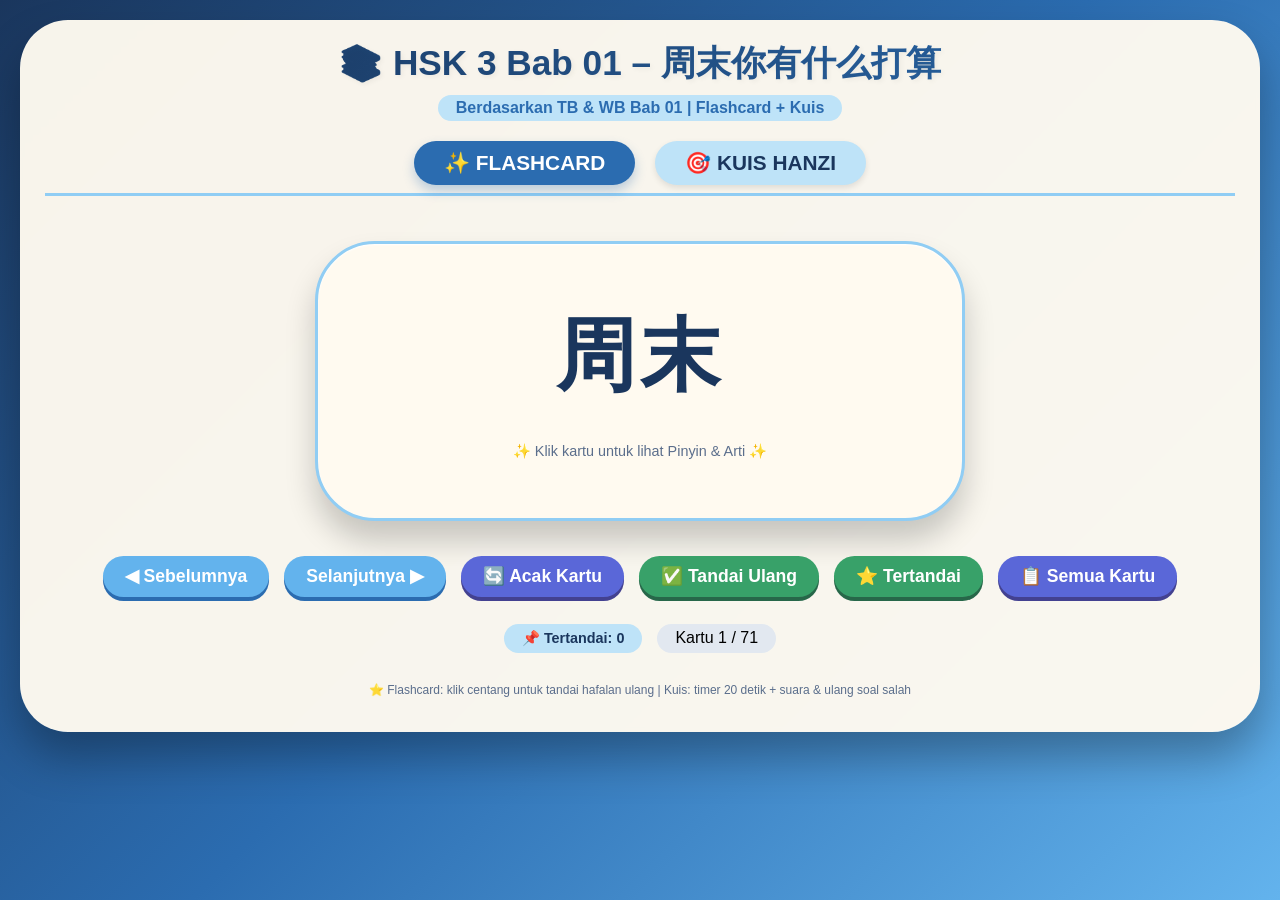
<file: data/wo1/HSK3 KOSAKATA BAB 01 FULL.html>
<!DOCTYPE html>
<html lang="id">
<head>
    <meta charset="UTF-8">
    <meta name="viewport" content="width=device-width, initial-scale=1.0, user-scalable=yes">
    <title>HSK 3 Bab 01 – 周末你有什么打算 | Flashcard & Kuis</title>
    <style>
        * {
            margin: 0;
            padding: 0;
            box-sizing: border-box;
            user-select: none;
        }

        body {
            background: linear-gradient(135deg, #1a365d 0%, #2b6cb0 50%, #63b3ed 100%);
            font-family: 'Arial', 'Segoe UI', sans-serif;
            min-height: 100vh;
            padding: 20px;
        }

        .app-container {
            max-width: 1300px;
            margin: 0 auto;
            background: rgba(255, 250, 240, 0.97);
            border-radius: 48px;
            box-shadow: 0 25px 45px rgba(0, 0, 0, 0.3);
            overflow: hidden;
            padding: 20px 25px 35px;
            backdrop-filter: blur(2px);
        }

        .title-section {
            text-align: center;
            margin-bottom: 20px;
        }
        h1 {
            font-size: 2.2rem;
            background: linear-gradient(120deg, #1a365d, #2b6cb0);
            background-clip: text;
            -webkit-background-clip: text;
            color: transparent;
            text-shadow: 2px 2px 5px rgba(0, 0, 0, 0.05);
        }
        .subtitle {
            font-size: 1rem;
            color: #2b6cb0;
            font-weight: bold;
            background: #bee3f8;
            display: inline-block;
            padding: 4px 18px;
            border-radius: 40px;
            margin-top: 8px;
            font-family: 'Arial', sans-serif;
        }

        .tabs {
            display: flex;
            gap: 20px;
            justify-content: center;
            margin-bottom: 25px;
            border-bottom: 3px solid #90cdf4;
            padding-bottom: 8px;
            flex-wrap: wrap;
        }
        .tab-btn {
            background: #bee3f8;
            border: none;
            font-size: 1.3rem;
            font-weight: bold;
            padding: 10px 30px;
            border-radius: 60px;
            cursor: pointer;
            transition: 0.2s;
            color: #1a365d;
            font-family: 'Arial', sans-serif;
            box-shadow: 0 3px 6px rgba(0, 0, 0, 0.1);
        }
        .tab-btn.active {
            background: #2b6cb0;
            color: white;
            box-shadow: 0 6px 12px rgba(43, 108, 176, 0.3);
        }
        .tab-content {
            display: none;
            animation: fade 0.3s ease;
        }
        .tab-content.active {
            display: block;
        }
        @keyframes fade {
            from {
                opacity: 0;
                transform: translateY(8px);
            }
            to {
                opacity: 1;
                transform: translateY(0);
            }
        }

        /* FLASHCARD */
        .flashcard-area {
            display: flex;
            flex-direction: column;
            align-items: center;
        }
        .card {
            background: #fffaf0;
            border-radius: 60px;
            box-shadow: 0 20px 30px rgba(0, 0, 0, 0.2), inset 0 1px 2px white;
            padding: 40px 25px;
            text-align: center;
            width: 100%;
            max-width: 650px;
            margin: 20px auto;
            cursor: pointer;
            transition: 0.2s;
            border: 3px solid #90cdf4;
            min-height: 280px;
            display: flex;
            flex-direction: column;
            justify-content: center;
            align-items: center;
        }
        .card:hover {
            transform: scale(1.02);
            background: #f0f9ff;
        }
        .card-hanzi {
            font-family: 'Simsun', '宋体', 'Times New Roman', serif;
            font-size: 5rem;
            font-weight: 800;
            color: #1a365d;
            letter-spacing: 4px;
            margin-bottom: 20px;
            word-break: break-word;
        }
        .card-pinyin {
            font-family: 'Times New Roman', Times, serif;
            font-size: 1.9rem;
            color: #2c5282;
            margin: 12px 0;
            font-weight: 500;
        }
        .card-arti {
            font-family: 'Arial', sans-serif;
            font-size: 1.5rem;
            background: #bee3f8;
            display: inline-block;
            padding: 8px 22px;
            border-radius: 50px;
            color: #1a365d;
        }
        .info-text {
            font-family: 'Arial', sans-serif;
            font-size: 0.9rem;
            margin-top: 12px;
            color: #5b6e8c;
        }
        .nav-buttons {
            display: flex;
            gap: 15px;
            justify-content: center;
            flex-wrap: wrap;
            margin: 15px 0;
        }
        button {
            background: #63b3ed;
            border: none;
            padding: 10px 22px;
            font-size: 1.1rem;
            font-weight: bold;
            border-radius: 50px;
            cursor: pointer;
            font-family: 'Arial', sans-serif;
            transition: 0.1s;
            color: white;
            box-shadow: 0 4px 0 #2b6cb0;
        }
        button:active {
            transform: translateY(2px);
            box-shadow: 0 1px 0 #2b6cb0;
        }
        .shuffle-btn {
            background: #5a67d8;
            box-shadow: 0 4px 0 #434190;
        }
        .checklist-btn {
            background: #38a169;
            box-shadow: 0 4px 0 #276749;
        }
        .review-badge {
            margin-top: 12px;
            display: flex;
            gap: 15px;
            justify-content: center;
            flex-wrap: wrap;
        }
        .mark-info {
            background: #bee3f8;
            padding: 6px 18px;
            border-radius: 40px;
            font-family: 'Arial', sans-serif;
            font-weight: bold;
            font-size: 0.9rem;
            color: #1a365d;
        }
        .counter {
            font-family: 'Arial', sans-serif;
            font-size: 1rem;
            background: #e2e8f0;
            padding: 5px 18px;
            border-radius: 30px;
            display: inline-block;
        }

        /* KUIS */
        .quiz-area {
            text-align: center;
        }
        .timer-bar {
            background: #f0f9ff;
            padding: 10px 20px;
            border-radius: 60px;
            display: flex;
            align-items: center;
            gap: 15px;
            justify-content: space-between;
            flex-wrap: wrap;
            margin-bottom: 20px;
        }
        .timer-label {
            font-weight: bold;
            background: #90cdf4;
            padding: 5px 15px;
            border-radius: 40px;
            color: #1a365d;
        }
        .progress-container {
            flex: 2;
            background-color: #e2e8f0;
            border-radius: 30px;
            height: 18px;
            overflow: hidden;
            min-width: 100px;
        }
        .time-progress {
            width: 100%;
            height: 100%;
            background: linear-gradient(90deg, #63b3ed, #2b6cb0);
            border-radius: 30px;
            transition: width 0.1s linear;
        }
        .time-warning {
            background: linear-gradient(90deg, #ef4444, #f97316);
        }
        .timer-digit {
            font-family: monospace;
            font-size: 1.6rem;
            font-weight: 800;
            background: #0f172a;
            color: #fef9c3;
            padding: 4px 18px;
            border-radius: 50px;
            min-width: 100px;
        }
        .quiz-question {
            background: #f0f9ff;
            border-radius: 70px;
            padding: 25px;
            margin: 15px 0;
            box-shadow: 0 10px 15px rgba(0, 0, 0, 0.1);
        }
        .quiz-arti {
            font-family: 'Arial', sans-serif;
            font-size: 2rem;
            font-weight: bold;
            color: #1a365d;
            background: #bee3f8;
            display: inline-block;
            padding: 10px 30px;
            border-radius: 60px;
        }
        .options-grid {
            display: grid;
            grid-template-columns: repeat(auto-fit, minmax(180px, 1fr));
            gap: 18px;
            margin: 25px 0;
        }
        .quiz-option {
            font-family: 'Simsun', '宋体', serif;
            font-size: 1.5rem;
            font-weight: bold;
            background: linear-gradient(145deg, #f0f9ff, #bee3f8);
            border: 3px solid #90cdf4;
            border-radius: 70px;
            padding: 14px 8px;
            cursor: pointer;
            transition: 0.1s;
            text-align: center;
            color: #1a365d;
            box-shadow: 0 5px 0 #2b6cb0;
        }
        .quiz-option:hover:not(:disabled) {
            transform: translateY(-2px);
            background: #90cdf4;
        }
        .quiz-option:active:not(:disabled) {
            transform: translateY(2px);
            box-shadow: 0 2px 0 #2b6cb0;
        }
        .disabled-opt {
            opacity: 0.6;
            cursor: not-allowed;
        }
        .feedback {
            font-family: 'Arial', sans-serif;
            font-size: 1.2rem;
            padding: 12px;
            border-radius: 50px;
            margin: 15px 0;
            background: #f1f5f9;
            font-weight: bold;
        }
        .score-area {
            font-family: 'Arial', sans-serif;
            font-size: 1.2rem;
            background: #90cdf4;
            display: inline-block;
            padding: 6px 22px;
            border-radius: 40px;
            margin-bottom: 12px;
            color: #1a365d;
        }
        .quiz-buttons {
            display: flex;
            gap: 12px;
            justify-content: center;
            flex-wrap: wrap;
        }
        .next-quiz {
            background: #38a169;
            box-shadow: 0 4px 0 #276749;
        }
        .reset-quiz {
            background: #e53e3e;
            box-shadow: 0 4px 0 #9b2c2c;
        }
        .repeat-wrong {
            background: #805ad5;
            box-shadow: 0 4px 0 #553c9a;
        }
        footer {
            text-align: center;
            margin-top: 30px;
            font-size: 0.75rem;
            color: #5b6e8c;
        }

        @media (max-width: 640px) {
            .card-hanzi {
                font-size: 3rem;
            }
            .quiz-arti {
                font-size: 1.4rem;
            }
            .quiz-option {
                font-size: 1.1rem;
                padding: 10px 5px;
            }
            .tab-btn {
                font-size: 1rem;
                padding: 6px 18px;
            }
            h1 {
                font-size: 1.6rem;
            }
            .card {
                padding: 25px 15px;
                min-height: 200px;
            }
        }
    </style>
</head>
<body>
    <div class="app-container">
        <div class="title-section">
            <h1>📚 HSK 3 Bab 01 – 周末你有什么打算</h1>
            <div class="subtitle">Berdasarkan TB & WB Bab 01 | Flashcard + Kuis</div>
        </div>

        <div class="tabs">
            <button class="tab-btn active" data-tab="flashcard">✨ FLASHCARD</button>
            <button class="tab-btn" data-tab="quiz">🎯 KUIS HANZI</button>
        </div>

        <!-- FLASHCARD -->
        <div id="flashcardTab" class="tab-content active">
            <div class="flashcard-area">
                <div class="card" id="flashcardCard">
                    <div class="card-hanzi" id="cardHanzi">...</div>
                    <div class="card-pinyin" id="cardPinyin" style="display: none;"></div>
                    <div class="card-arti" id="cardArti" style="display: none;"></div>
                    <div class="info-text">✨ Klik kartu untuk lihat Pinyin & Arti ✨</div>
                </div>
                <div class="nav-buttons">
                    <button id="prevCardBtn">◀ Sebelumnya</button>
                    <button id="nextCardBtn">Selanjutnya ▶</button>
                    <button id="shuffleFlashBtn" class="shuffle-btn">🔄 Acak Kartu</button>
                    <button id="markReviewBtn" class="checklist-btn">✅ Tandai Ulang</button>
                    <button id="showMarkedBtn" class="checklist-btn">⭐ Tertandai</button>
                    <button id="showAllFlashBtn" class="shuffle-btn">📋 Semua Kartu</button>
                </div>
                <div class="review-badge">
                    <span class="mark-info" id="markedCountBadge">📌 Tertandai: 0</span>
                    <span class="counter" id="flashCounter">Kartu 1 / 60</span>
                </div>
            </div>
        </div>

        <!-- KUIS -->
        <div id="quizTab" class="tab-content">
            <div class="quiz-area">
                <div class="score-area">🏆 SKOR: <span id="quizScore">0</span> / <span id="totalQuizCount">60</span></div>
                <div class="timer-bar">
                    <span class="timer-label">⏱ WAKTU</span>
                    <div class="progress-container">
                        <div class="time-progress" id="timeProgress" style="width: 100%;"></div>
                    </div>
                    <span class="timer-digit" id="timerDisplay">20 detik</span>
                </div>
                <div class="quiz-question">
                    <div class="quiz-arti" id="questionArti">... arti ...</div>
                </div>
                <div class="options-grid" id="quizOptionsGrid"></div>
                <div class="feedback" id="quizFeedback">🌸 Pilih Hanzi yang sesuai dengan arti di atas 🌸</div>
                <div class="quiz-buttons">
                    <button id="nextQuizBtn" class="next-quiz">▶ Soal Berikutnya</button>
                    <button id="resetQuizBtn" class="reset-quiz">🔄 Mulai Baru</button>
                    <button id="repeatWrongBtn" class="repeat-wrong">🔁 Ulangi Soal Salah</button>
                </div>
            </div>
        </div>
        <footer>⭐ Flashcard: klik centang untuk tandai hafalan ulang | Kuis: timer 20 detik + suara & ulang soal salah</footer>
    </div>

    <script>
        // ======================= KOSAKATA HSK 3 BAB 01 =======================
        const vocabulary = [
            // === KATA BENDA ===
            { hanzi: "周末", pinyin: "zhōumò", arti: "akhir pekan" },
            { hanzi: "打算", pinyin: "dǎsuàn", arti: "rencana; berniat" },
            { hanzi: "游戏", pinyin: "yóuxì", arti: "permainan" },
            { hanzi: "作业", pinyin: "zuòyè", arti: "pekerjaan rumah (PR)" },
            { hanzi: "南方", pinyin: "nánfāng", arti: "selatan" },
            { hanzi: "北方", pinyin: "běifāng", arti: "utara" },
            { hanzi: "面包", pinyin: "miànbāo", arti: "roti" },
            { hanzi: "地图", pinyin: "dìtú", arti: "peta" },
            { hanzi: "考试", pinyin: "kǎoshì", arti: "ujian" },
            { hanzi: "旅游", pinyin: "lǚyóu", arti: "bepergian, wisata" },
            { hanzi: "饭馆", pinyin: "fànguǎn", arti: "restoran" },
            { hanzi: "电影", pinyin: "diànyǐng", arti: "film" },
            { hanzi: "咖啡", pinyin: "kāfēi", arti: "kopi" },
            { hanzi: "水果", pinyin: "shuǐguǒ", arti: "buah-buahan" },
            { hanzi: "茶", pinyin: "chá", arti: "teh" },
            { hanzi: "手机", pinyin: "shǒujī", arti: "ponsel" },
            { hanzi: "电脑", pinyin: "diànnǎo", arti: "komputer" },
            { hanzi: "衣服", pinyin: "yīfu", arti: "pakaian" },
            { hanzi: "火车票", pinyin: "huǒchēpiào", arti: "tiket kereta" },
            { hanzi: "飞机票", pinyin: "fēijīpiào", arti: "tiket pesawat" },
            { hanzi: "医院", pinyin: "yīyuàn", arti: "rumah sakit" },
            { hanzi: "公司", pinyin: "gōngsī", arti: "perusahaan" },
            { hanzi: "学校", pinyin: "xuéxiào", arti: "sekolah" },
            { hanzi: "商店", pinyin: "shāngdiàn", arti: "toko" },
            { hanzi: "鸡蛋", pinyin: "jīdàn", arti: "telur" },

            // === KATA SIFAT ===
            { hanzi: "着急", pinyin: "zháojí", arti: "cemas, khawatir" },
            { hanzi: "便宜", pinyin: "piányi", arti: "murah" },
            { hanzi: "热", pinyin: "rè", arti: "panas" },
            { hanzi: "冷", pinyin: "lěng", arti: "dingin" },
            { hanzi: "累", pinyin: "lèi", arti: "lelah" },
            { hanzi: "忙", pinyin: "máng", arti: "sibuk" },
            { hanzi: "高兴", pinyin: "gāoxìng", arti: "senang" },
            { hanzi: "漂亮", pinyin: "piàoliang", arti: "cantik" },
            { hanzi: "贵", pinyin: "guì", arti: "mahal" },

            // === KATA KERJA ===
            { hanzi: "复习", pinyin: "fùxí", arti: "mengulang pelajaran" },
            { hanzi: "带", pinyin: "dài", arti: "membawa" },
            { hanzi: "搬", pinyin: "bān", arti: "memindahkan, membawa" },
            { hanzi: "想", pinyin: "xiǎng", arti: "ingin; berpikir" },
            { hanzi: "觉得", pinyin: "juéde", arti: "merasa; berpikir" },
            { hanzi: "准备", pinyin: "zhǔnbèi", arti: "mempersiapkan" },
            { hanzi: "写", pinyin: "xiě", arti: "menulis" },
            { hanzi: "吃", pinyin: "chī", arti: "makan" },
            { hanzi: "喝", pinyin: "hē", arti: "minum" },
            { hanzi: "看", pinyin: "kàn", arti: "melihat; menonton" },
            { hanzi: "去", pinyin: "qù", arti: "pergi" },
            { hanzi: "来", pinyin: "lái", arti: "datang" },
            { hanzi: "买", pinyin: "mǎi", arti: "membeli" },
            { hanzi: "卖", pinyin: "mài", arti: "menjual" },
            { hanzi: "找", pinyin: "zhǎo", arti: "mencari" },
            { hanzi: "等", pinyin: "děng", arti: "menunggu" },
            { hanzi: "休息", pinyin: "xiūxi", arti: "istirahat" },
            { hanzi: "知道", pinyin: "zhīdào", arti: "tahu" },

            // === KATA TANYA ===
            { hanzi: "什么", pinyin: "shénme", arti: "apa" },
            { hanzi: "哪儿", pinyin: "nǎr", arti: "di mana" },
            { hanzi: "怎么", pinyin: "zěnme", arti: "bagaimana" },
            { hanzi: "为什么", pinyin: "wèishénme", arti: "mengapa" },

            // === KATA HUBUNG & ADVERSATIF ===
            { hanzi: "那", pinyin: "nà", arti: "kalau begitu (konjungsi)" },
            { hanzi: "还是", pinyin: "háishì", arti: "atau (dalam pertanyaan)" },

            // === KATA KETERANGAN ===
            { hanzi: "一直", pinyin: "yīzhí", arti: "sepanjang waktu" },
            { hanzi: "已经", pinyin: "yǐjīng", arti: "sudah" },
            { hanzi: "早就", pinyin: "zǎojiù", arti: "sudah lama" },
            { hanzi: "还", pinyin: "hái", arti: "masih" },
            { hanzi: "也", pinyin: "yě", arti: "juga" },
            { hanzi: "都", pinyin: "dōu", arti: "semuanya" },
            { hanzi: "太", pinyin: "tài", arti: "terlalu" },

            // === LAINNYA ===
            { hanzi: "好", pinyin: "hǎo", arti: "baik; sudah selesai" },
            { hanzi: "一点儿", pinyin: "yīdiǎnr", arti: "sedikit" },
            { hanzi: "生病", pinyin: "shēngbìng", arti: "sakit" },
            { hanzi: "运动", pinyin: "yùndòng", arti: "olahraga" },
            { hanzi: "啊", pinyin: "a", arti: "partikel (konfirmasi/pertahanan)" },
            { hanzi: "跟", pinyin: "gēn", arti: "dengan (preposisi)" },
        ];

        // Hapus duplikat berdasarkan hanzi (pertahankan yang pertama muncul)
        const seen = new Set();
        const uniqueVocab = [];
        for (const v of vocabulary) {
            if (!seen.has(v.hanzi)) {
                seen.add(v.hanzi);
                uniqueVocab.push(v);
            }
        }
        const VOCAB = uniqueVocab;
        const TOTAL_VOCAB = VOCAB.length;

        // ========== FLASHCARD ==========
        let currentDisplayList = [...VOCAB];
        let currentFlashIndex = 0;
        let isFlipped = false;
        let markedIndices = new Set();

        function updateMarkedBadge() {
            document.getElementById("markedCountBadge").innerText = `📌 Tertandai: ${markedIndices.size}`;
        }

        function shuffleArray(arr) {
            for (let i = arr.length - 1; i > 0; i--) {
                const j = Math.floor(Math.random() * (i + 1));
                [arr[i], arr[j]] = [arr[j], arr[i]];
            }
            return arr;
        }

        function renderFlashcard() {
            if (currentDisplayList.length === 0) {
                document.getElementById("cardHanzi").innerText = "Tidak ada kartu";
                document.getElementById("cardPinyin").style.display = "none";
                document.getElementById("cardArti").style.display = "none";
                document.getElementById("flashCounter").innerText = "Kartu 0 / 0";
                return;
            }
            const item = currentDisplayList[currentFlashIndex];
            document.getElementById("cardHanzi").innerText = item.hanzi;
            const pinyinEl = document.getElementById("cardPinyin");
            const artiEl = document.getElementById("cardArti");
            if (!isFlipped) {
                pinyinEl.style.display = "none";
                artiEl.style.display = "none";
            } else {
                pinyinEl.style.display = "block";
                artiEl.style.display = "inline-block";
                pinyinEl.innerText = item.pinyin;
                artiEl.innerText = item.arti;
            }
            document.getElementById("flashCounter").innerText = `Kartu ${currentFlashIndex + 1} / ${currentDisplayList.length}`;
        }

        function flipCard() {
            isFlipped = !isFlipped;
            renderFlashcard();
        }

        function nextFlash() {
            if (currentDisplayList.length) {
                currentFlashIndex = (currentFlashIndex + 1) % currentDisplayList.length;
                isFlipped = false;
                renderFlashcard();
            }
        }

        function prevFlash() {
            if (currentDisplayList.length) {
                currentFlashIndex = (currentFlashIndex - 1 + currentDisplayList.length) % currentDisplayList.length;
                isFlipped = false;
                renderFlashcard();
            }
        }

        function toggleMarkCurrent() {
            if (currentDisplayList.length === 0) return;
            const currentVoc = currentDisplayList[currentFlashIndex];
            const origIdx = VOCAB.findIndex(v => v.hanzi === currentVoc.hanzi && v.pinyin === currentVoc.pinyin);
            if (origIdx !== -1) {
                if (markedIndices.has(origIdx)) markedIndices.delete(origIdx);
                else markedIndices.add(origIdx);
                updateMarkedBadge();
                alert(markedIndices.has(origIdx) ? `✅ ${currentVoc.hanzi} ditandai ulang` :
                    `❌ ${currentVoc.hanzi} dihapus dari tandai`);
            }
        }

        function showMarkedOnly() {
            const markedVoc = [];
            for (let idx of markedIndices) markedVoc.push(VOCAB[idx]);
            if (markedVoc.length === 0) {
                alert("Belum ada kartu ditandai. Klik ✅ Tandai Ulang pada kartu.");
                return;
            }
            currentDisplayList = [...markedVoc];
            currentFlashIndex = 0;
            isFlipped = false;
            renderFlashcard();
        }

        function showAllFlash() {
            currentDisplayList = [...VOCAB];
            currentFlashIndex = 0;
            isFlipped = false;
            renderFlashcard();
        }

        function shuffleFlash() {
            currentDisplayList = shuffleArray([...currentDisplayList]);
            currentFlashIndex = 0;
            isFlipped = false;
            renderFlashcard();
        }

        // ========== KUIS ==========
        let audioCtx = null;

        function initAudio() {
            if (!audioCtx) audioCtx = new(window.AudioContext || window.webkitAudioContext)();
            return audioCtx;
        }

        function playTone(freq, dur, vol = 0.2) {
            let ctx = initAudio();
            if (ctx.state === 'suspended') {
                ctx.resume().then(() => _play(ctx, freq, dur, vol)).catch(e => {});
            } else {
                _play(ctx, freq, dur, vol);
            }
        }

        function _play(ctx, freq, dur, vol) {
            let osc = ctx.createOscillator(),
                gain = ctx.createGain();
            osc.connect(gain);
            gain.connect(ctx.destination);
            osc.frequency.value = freq;
            gain.gain.value = vol;
            osc.start();
            gain.gain.exponentialRampToValueAtTime(0.0001, ctx.currentTime + dur);
            osc.stop(ctx.currentTime + dur);
        }

        function playCorrect() {
            playTone(880, 0.12, 0.25);
            setTimeout(() => playTone(1100, 0.2, 0.25), 130);
            setTimeout(() => playTone(1320, 0.25, 0.2), 280);
        }

        function playWrong() {
            let ctx = initAudio();
            if (ctx.state === 'suspended') {
                ctx.resume().then(() => _playWrong(ctx)).catch(e => {});
            } else {
                _playWrong(ctx);
            }
        }

        function _playWrong(ctx) {
            let osc = ctx.createOscillator(),
                gain = ctx.createGain();
            osc.connect(gain);
            gain.connect(ctx.destination);
            osc.frequency.value = 220;
            gain.gain.value = 0.35;
            osc.start();
            let lfo = ctx.createOscillator(),
                lfoG = ctx.createGain();
            lfo.connect(lfoG);
            lfoG.connect(gain.gain);
            lfo.frequency.value = 18;
            lfoG.gain.value = 0.25;
            lfo.start();
            gain.gain.exponentialRampToValueAtTime(0.0001, ctx.currentTime + 0.5);
            osc.stop(ctx.currentTime + 0.5);
            lfo.stop(ctx.currentTime + 0.5);
        }

        let quizQuestionsOrder = [];
        let currentQIndex = 0;
        let quizScore = 0;
        let quizAnswered = false;
        let timerInterval = null;
        let timeLeft = 20;
        let currentQuestionVocab = null;
        let currentOptions = [];
        let wrongIndices = [];
        let quizMode = "normal";
        let repeatList = [];

        const quizScoreSpan = document.getElementById("quizScore");
        const totalQuizSpan = document.getElementById("totalQuizCount");
        const questionArtiSpan = document.getElementById("questionArti");
        const optionsGrid = document.getElementById("quizOptionsGrid");
        const quizFeedback = document.getElementById("quizFeedback");
        const nextQuizBtn = document.getElementById("nextQuizBtn");
        const resetQuizBtn = document.getElementById("resetQuizBtn");
        const repeatWrongBtn = document.getElementById("repeatWrongBtn");
        const timeProgress = document.getElementById("timeProgress");
        const timerDisplaySpan = document.getElementById("timerDisplay");

        function stopTimer() {
            if (timerInterval) clearInterval(timerInterval);
            timerInterval = null;
        }

        function startTimer() {
            timeLeft = 20;
            updateTimerUI();
            timerInterval = setInterval(() => {
                if (quizAnswered) return;
                if (timeLeft <= 1) {
                    if (!quizAnswered) finishAnswer(false, true);
                } else {
                    timeLeft--;
                    updateTimerUI();
                }
            }, 1000);
        }

        function updateTimerUI() {
            timerDisplaySpan.innerText = `${timeLeft} detik`;
            let percent = (timeLeft / 20) * 100;
            timeProgress.style.width = `${percent}%`;
            if (timeLeft <= 5) timeProgress.classList.add("time-warning");
            else timeProgress.classList.remove("time-warning");
        }

        function generateOptions(correctHanzi, correctIdx) {
            let others = VOCAB.filter((_, i) => i !== correctIdx).map(v => v.hanzi);
            others = shuffleArray([...others]);
            let opts = [correctHanzi];
            for (let i = 0; i < Math.min(3, others.length); i++) opts.push(others[i]);
            return shuffleArray(opts);
        }

        function renderQuizOptions() {
            optionsGrid.innerHTML = "";
            currentOptions.forEach(opt => {
                let btn = document.createElement("button");
                btn.className = "quiz-option";
                btn.innerText = opt;
                btn.style.fontFamily = "'Simsun', '宋体', serif";
                btn.addEventListener("click", () => checkAnswer(opt));
                optionsGrid.appendChild(btn);
            });
        }

        function enableOptions(enable) {
            document.querySelectorAll(".quiz-option").forEach(btn => {
                if (enable) {
                    btn.disabled = false;
                    btn.classList.remove("disabled-opt");
                } else {
                    btn.disabled = true;
                    btn.classList.add("disabled-opt");
                }
            });
        }

        function finishAnswer(isCorrect, isTimeout = false) {
            if (quizAnswered) return;
            quizAnswered = true;
            stopTimer();
            if (isCorrect) {
                playCorrect();
                quizScore++;
                updateQuizUI();
                quizFeedback.innerHTML = "✅ BENAR! +1 poin ✅";
                quizFeedback.style.background = "#d1fae5";
            } else {
                playWrong();
                quizFeedback.innerHTML = `❌ SALAH! Hanzi benar: "${currentQuestionVocab.hanzi}" ❌`;
                quizFeedback.style.background = "#fee2e2";
                if (quizMode === "normal" && !isTimeout) {
                    let wrongIdx = quizQuestionsOrder[currentQIndex];
                    if (!wrongIndices.includes(wrongIdx)) wrongIndices.push(wrongIdx);
                }
            }
            enableOptions(false);
        }

        function checkAnswer(selected) {
            if (quizAnswered) return;
            let isCorrect = (selected === currentQuestionVocab.hanzi);
            finishAnswer(isCorrect, false);
        }

        function updateQuizUI() {
            quizScoreSpan.innerText = quizScore;
            totalQuizSpan.innerText = (quizMode === "repeat" ? repeatList.length : TOTAL_VOCAB);
        }

        function loadQuizQuestion() {
            if (quizMode === "normal" && currentQIndex >= quizQuestionsOrder.length) {
                endQuiz();
                return;
            }
            if (quizMode === "repeat" && currentQIndex >= repeatList.length) {
                endQuiz();
                return;
            }
            let vocabIdx = (quizMode === "normal") ? quizQuestionsOrder[currentQIndex] : repeatList[currentQIndex];
            currentQuestionVocab = VOCAB[vocabIdx];
            questionArtiSpan.innerText = currentQuestionVocab.arti;
            currentOptions = generateOptions(currentQuestionVocab.hanzi, vocabIdx);
            renderQuizOptions();
            quizAnswered = false;
            enableOptions(true);
            quizFeedback.innerHTML = "🌸 Pilih Hanzi yang tepat! 🌸";
            quizFeedback.style.background = "#f1f5f9";
            stopTimer();
            startTimer();
        }

        function nextQuiz() {
            if (!quizAnswered && currentQIndex < (quizMode === "normal" ? quizQuestionsOrder.length : repeatList
                .length)) {
                quizFeedback.innerHTML = "⚠️ Jawab dulu sebelum lanjut! ⚠️";
                quizFeedback.style.background = "#fef3c7";
                setTimeout(() => {
                    if (!quizAnswered) quizFeedback.style.background = "#f1f5f9";
                }, 800);
                return;
            }
            currentQIndex++;
            if ((quizMode === "normal" && currentQIndex < quizQuestionsOrder.length) ||
                (quizMode === "repeat" && currentQIndex < repeatList.length)) {
                loadQuizQuestion();
            } else {
                endQuiz();
            }
        }

        function endQuiz() {
            stopTimer();
            enableOptions(false);
            if (quizMode === "normal") {
                if (wrongIndices.length > 0) {
                    quizFeedback.innerHTML =
                        `🎉 Selesai! Skor: ${quizScore}/${quizQuestionsOrder.length}. Kamu salah ${wrongIndices.length} soal. Tekan "Ulangi Soal Salah" untuk perbaiki. 🎉`;
                } else {
                    quizFeedback.innerHTML = `🎉 SEMPURNA! Skor: ${quizScore}/${quizQuestionsOrder.length} 🎉`;
                }
            } else {
                quizFeedback.innerHTML =
                    `🔁 Latihan ulang selesai! Skor: ${quizScore}/${repeatList.length}. Tekan "Mulai Baru" untuk sesi baru. 🔁`;
            }
            questionArtiSpan.innerText = "✨ Kuis Selesai ✨";
            nextQuizBtn.disabled = true;
        }

        function resetQuiz() {
            stopTimer();
            quizMode = "normal";
            wrongIndices = [];
            let indices = Array.from({ length: TOTAL_VOCAB }, (_, i) => i);
            quizQuestionsOrder = shuffleArray([...indices]);
            currentQIndex = 0;
            quizScore = 0;
            quizAnswered = false;
            updateQuizUI();
            loadQuizQuestion();
            nextQuizBtn.disabled = false;
        }

        function repeatWrong() {
            if (wrongIndices.length === 0) {
                quizFeedback.innerHTML = "✨ Tidak ada soal salah! Kamu hebat ✨";
                return;
            }
            stopTimer();
            quizMode = "repeat";
            repeatList = [...wrongIndices];
            currentQIndex = 0;
            quizScore = 0;
            quizAnswered = false;
            updateQuizUI();
            loadQuizQuestion();
            nextQuizBtn.disabled = false;
            quizFeedback.innerHTML = "🔁 Mode Ulang Soal Salah. Kerjakan dengan baik! 🔁";
        }

        // ========== EVENT LISTENERS ==========
        document.getElementById("flashcardCard").addEventListener("click", flipCard);
        document.getElementById("prevCardBtn").addEventListener("click", prevFlash);
        document.getElementById("nextCardBtn").addEventListener("click", nextFlash);
        document.getElementById("shuffleFlashBtn").addEventListener("click", shuffleFlash);
        document.getElementById("markReviewBtn").addEventListener("click", toggleMarkCurrent);
        document.getElementById("showMarkedBtn").addEventListener("click", showMarkedOnly);
        document.getElementById("showAllFlashBtn").addEventListener("click", showAllFlash);
        nextQuizBtn.addEventListener("click", nextQuiz);
        resetQuizBtn.addEventListener("click", resetQuiz);
        repeatWrongBtn.addEventListener("click", repeatWrong);

        // Tab switching
        document.querySelectorAll(".tab-btn").forEach(btn => {
            btn.addEventListener("click", () => {
                let tab = btn.getAttribute("data-tab");
                document.getElementById("flashcardTab").classList.toggle("active", tab === "flashcard");
                document.getElementById("quizTab").classList.toggle("active", tab === "quiz");
                document.querySelectorAll(".tab-btn").forEach(b => b.classList.remove("active"));
                btn.classList.add("active");
            });
        });

        // Inisialisasi
        function init() {
            showAllFlash();
            updateMarkedBadge();
            resetQuiz();
            document.body.addEventListener("click", () => {
                if (audioCtx && audioCtx.state === 'suspended') audioCtx.resume();
            }, { once: true });
        }
        init();
    </script>
</body>
</html>
</file>
